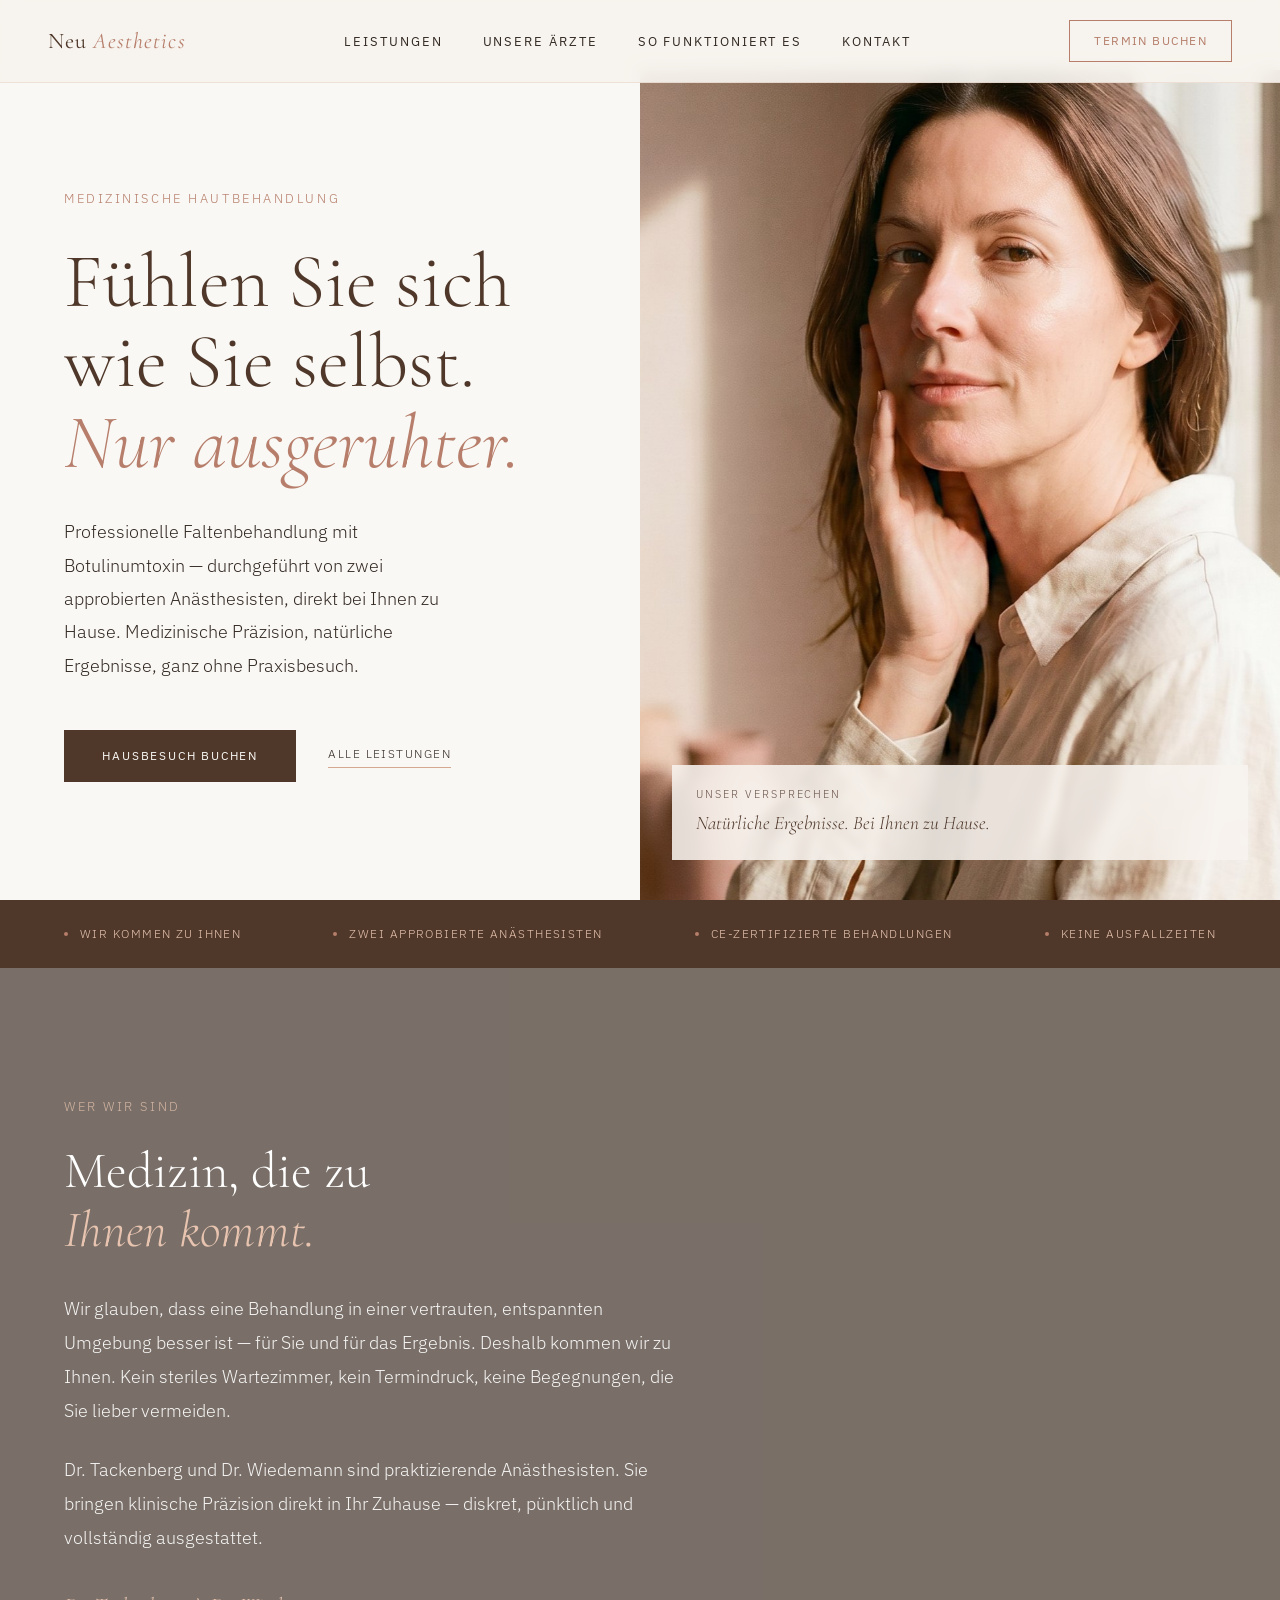
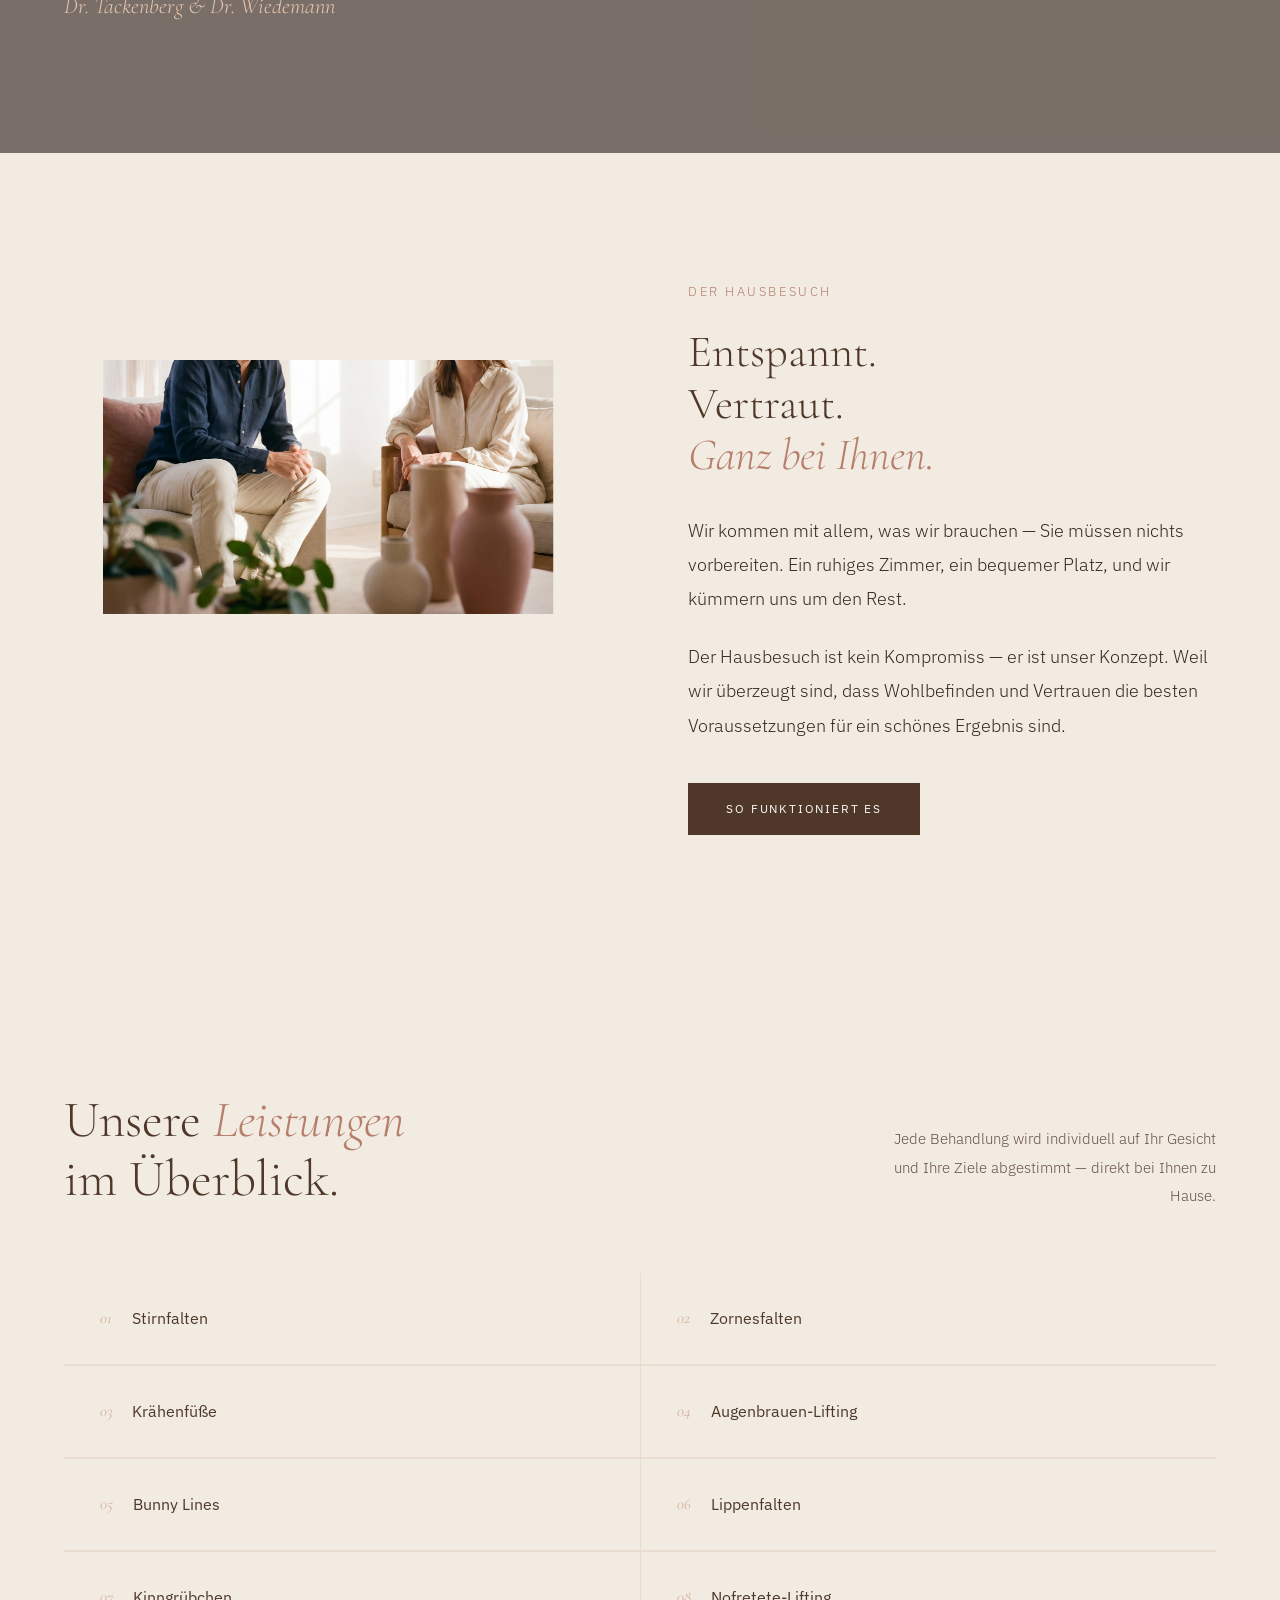
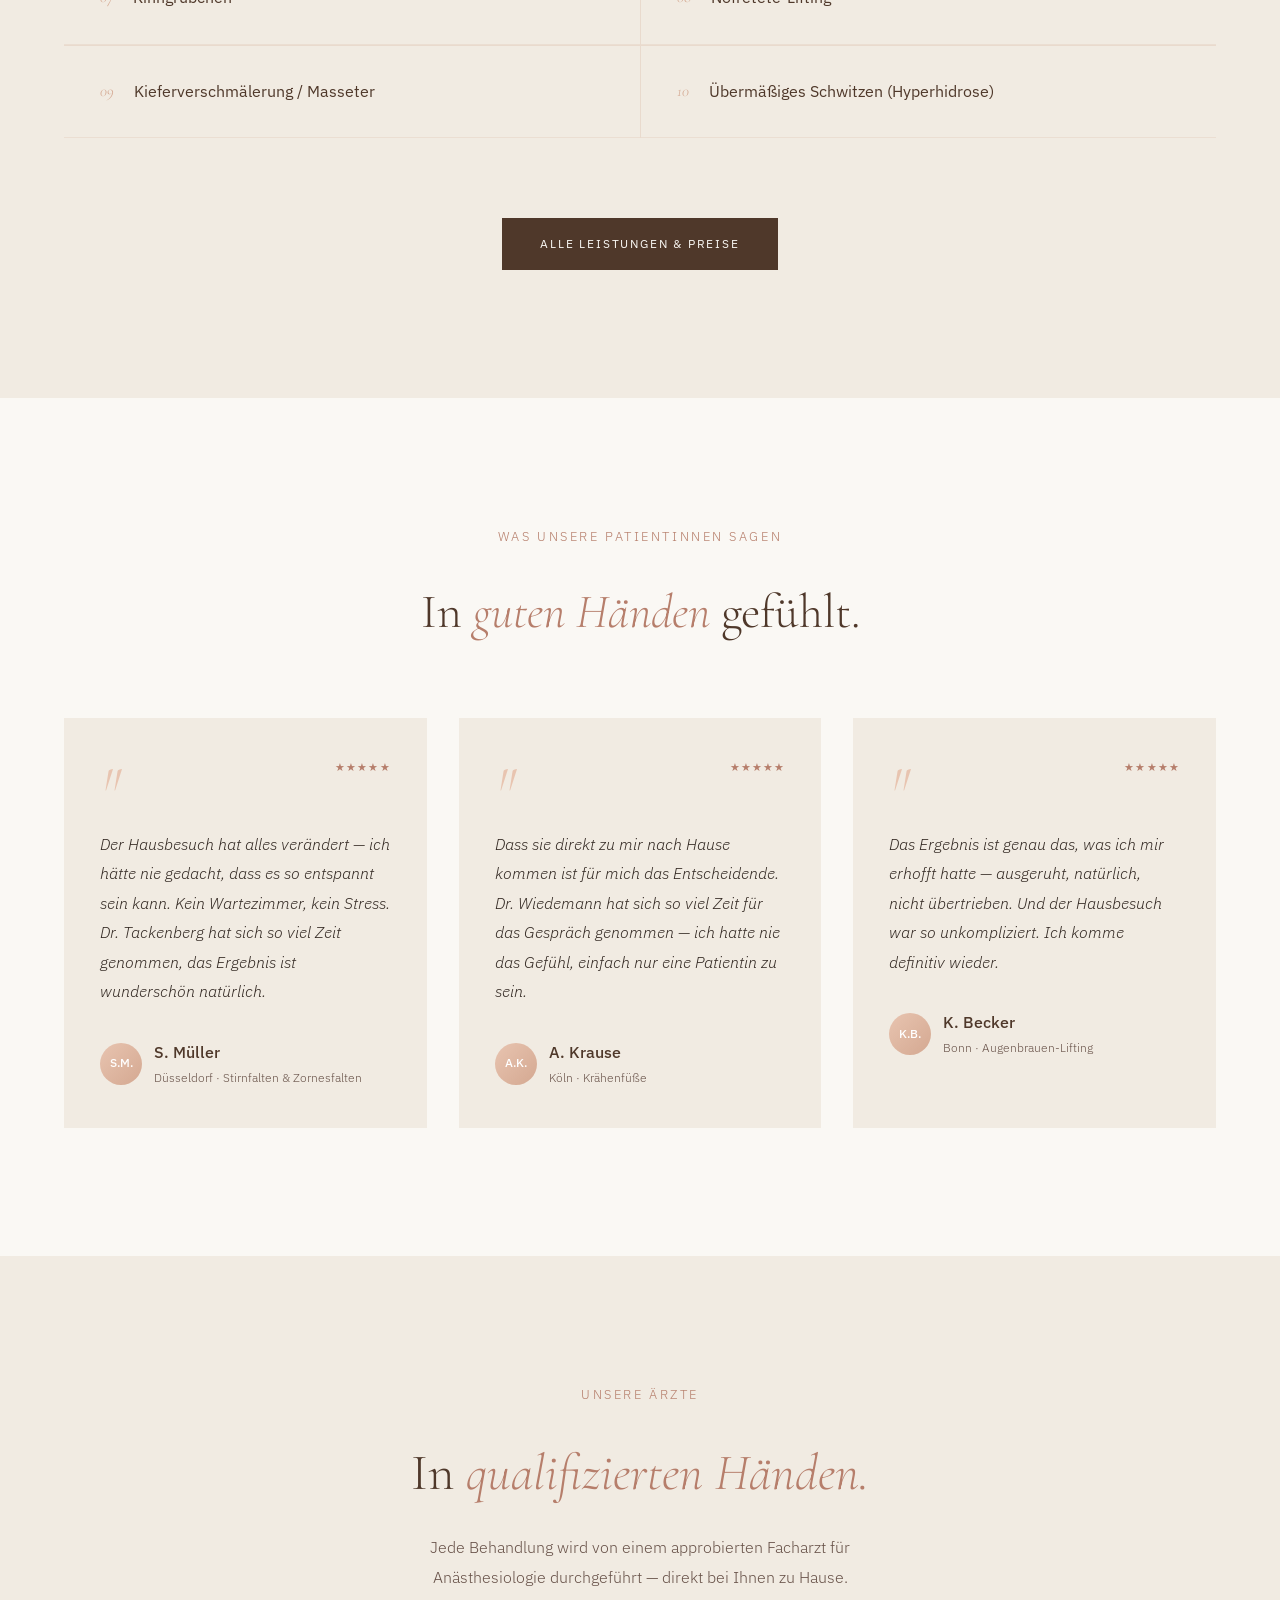
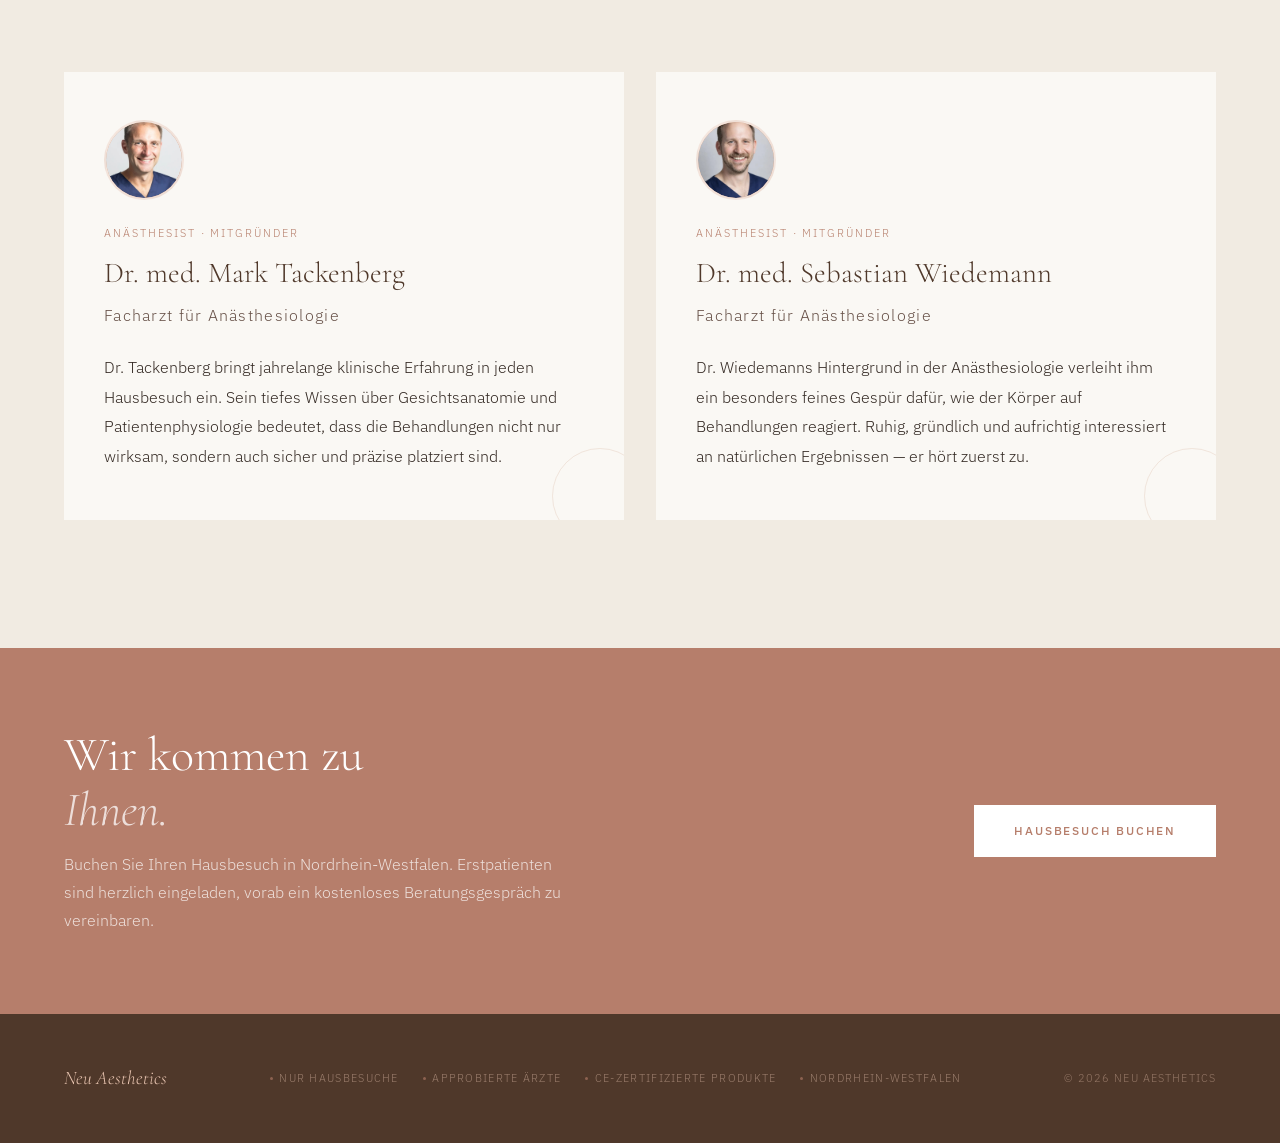
<file: index.html>
<!DOCTYPE html>
<html lang="de">
<head>
<meta charset="UTF-8">
<meta name="viewport" content="width=device-width, initial-scale=1.0">
<title>Neu Aesthetics — Medizinische Ästhetik · Hausbesuche in NRW</title>
<link rel="stylesheet" href="css/style.css">
</head>
<body>

<nav>
  <a href="index.html" class="nav-logo">Neu <span>Aesthetics</span></a>
  <ul class="nav-links">
    <li><a href="leistungen.html">Leistungen</a></li>
    <li><a href="aerzte.html">Unsere Ärzte</a></li>
    <li><a href="so-funktioniert-es.html">So funktioniert es</a></li>
    <li><a href="termin.html">Kontakt</a></li>
  </ul>
  <a href="termin.html" class="nav-cta">Termin buchen</a>
  <button class="nav-hamburger" aria-label="Menü öffnen"><span></span><span></span><span></span></button>
</nav>

<section class="hero">
  <div class="hero-left">
    <p class="hero-eyebrow">Medizinische Hautbehandlung</p>
    <h1 class="hero-title">Fühlen Sie sich<br>wie Sie selbst.<br><em>Nur ausgeruhter.</em></h1>
    <p class="hero-sub">Professionelle Faltenbehandlung mit Botulinumtoxin — durchgeführt von zwei approbierten Anästhesisten, direkt bei Ihnen zu Hause. Medizinische Präzision, natürliche Ergebnisse, ganz ohne Praxisbesuch.</p>
    <div class="hero-actions">
      <a href="termin.html" class="btn-primary">Hausbesuch buchen</a>
      <a href="leistungen.html" class="btn-text">Alle Leistungen</a>
    </div>
  </div>
  <div class="hero-right">
    <div class="hero-image-wrap">
      <img src="media/images/hero-home.png" alt="Neu Aesthetics — natürliche Schönheit" data-parallax="150">
    </div>
    <div class="hero-image-overlay">
      <p class="hero-image-label">Unser Versprechen</p>
      <p class="hero-image-caption">Natürliche Ergebnisse. Bei Ihnen zu Hause.</p>
    </div>
  </div>
</section>

<div class="intro-strip">
  <div class="intro-strip-item"><span class="intro-strip-dot"></span>Wir kommen zu Ihnen</div>
  <div class="intro-strip-item"><span class="intro-strip-dot"></span>Zwei approbierte Anästhesisten</div>
  <div class="intro-strip-item"><span class="intro-strip-dot"></span>CE-zertifizierte Behandlungen</div>
  <div class="intro-strip-item"><span class="intro-strip-dot"></span>Keine Ausfallzeiten</div>
</div>

<section class="bg-image-section" style="background-image: url('media/images/home-visit.png');">
  <div style="max-width:620px;">
    <p class="section-label">Wer wir sind</p>
    <h2 class="about-title">Medizin, die zu<br><em>Ihnen kommt.</em></h2>
    <p class="about-body">Wir glauben, dass eine Behandlung in einer vertrauten, entspannten Umgebung besser ist — für Sie und für das Ergebnis. Deshalb kommen wir zu Ihnen. Kein steriles Wartezimmer, kein Termindruck, keine Begegnungen, die Sie lieber vermeiden.</p>
    <p class="about-body">Dr. Tackenberg und Dr. Wiedemann sind praktizierende Anästhesisten. Sie bringen klinische Präzision direkt in Ihr Zuhause — diskret, pünktlich und vollständig ausgestattet.</p>
    <p class="about-signature">Dr. Tackenberg &amp; Dr. Wiedemann</p>
  </div>
</section>

<section class="home-visit-section">
  <div class="split-col-2">
    <div class="parallax-wrap" style="aspect-ratio:4/3;">
      <img src="media/images/situational-home-visit.png" alt="Hausbesuch — Arzt und Patientin" data-parallax="150">
    </div>
    <div>
      <p class="section-label">Der Hausbesuch</p>
      <h2 class="about-title" style="font-size:2.8rem;">Entspannt.<br>Vertraut.<br><em>Ganz bei Ihnen.</em></h2>
      <p class="about-body">Wir kommen mit allem, was wir brauchen — Sie müssen nichts vorbereiten. Ein ruhiges Zimmer, ein bequemer Platz, und wir kümmern uns um den Rest.</p>
      <p class="about-body">Der Hausbesuch ist kein Kompromiss — er ist unser Konzept. Weil wir überzeugt sind, dass Wohlbefinden und Vertrauen die besten Voraussetzungen für ein schönes Ergebnis sind.</p>
      <a href="so-funktioniert-es.html" class="btn-primary" style="margin-top:1rem;">So funktioniert es</a>
    </div>
  </div>
</section>

<section class="services">
  <div class="services-header">
    <h2 class="services-title">Unsere <em>Leistungen</em><br>im Überblick.</h2>
    <p class="services-intro">Jede Behandlung wird individuell auf Ihr Gesicht und Ihre Ziele abgestimmt — direkt bei Ihnen zu Hause.</p>
  </div>
  <div class="services-grid">
    <a href="leistung-detail.html" class="service-item"><span class="service-num">01</span><span class="service-name">Stirnfalten</span><span class="service-arrow">→</span></a>
    <a href="leistung-detail.html" class="service-item"><span class="service-num">02</span><span class="service-name">Zornesfalten</span><span class="service-arrow">→</span></a>
    <a href="leistung-detail.html" class="service-item"><span class="service-num">03</span><span class="service-name">Krähenfüße</span><span class="service-arrow">→</span></a>
    <a href="leistung-detail.html" class="service-item"><span class="service-num">04</span><span class="service-name">Augenbrauen-Lifting</span><span class="service-arrow">→</span></a>
    <a href="leistung-detail.html" class="service-item"><span class="service-num">05</span><span class="service-name">Bunny Lines</span><span class="service-arrow">→</span></a>
    <a href="leistung-detail.html" class="service-item"><span class="service-num">06</span><span class="service-name">Lippenfalten</span><span class="service-arrow">→</span></a>
    <a href="leistung-detail.html" class="service-item"><span class="service-num">07</span><span class="service-name">Kinngrübchen</span><span class="service-arrow">→</span></a>
    <a href="leistung-detail.html" class="service-item"><span class="service-num">08</span><span class="service-name">Nofretete-Lifting</span><span class="service-arrow">→</span></a>
    <a href="leistung-detail.html" class="service-item"><span class="service-num">09</span><span class="service-name">Kieferverschmälerung / Masseter</span><span class="service-arrow">→</span></a>
    <a href="leistung-detail.html" class="service-item"><span class="service-num">10</span><span class="service-name">Übermäßiges Schwitzen (Hyperhidrose)</span><span class="service-arrow">→</span></a>
  </div>
  <div class="services-cta"><a href="leistungen.html" class="btn-primary" style="margin-top:2rem;">Alle Leistungen &amp; Preise</a></div>
</section>

<section class="testimonials">
  <div class="testimonials-header">
    <p class="section-label" style="justify-content:center">Was unsere Patientinnen sagen</p>
    <h2 class="testimonials-title">In <em>guten Händen</em> gefühlt.</h2>
  </div>
  <div class="testimonials-grid">
    <div class="testimonial-card">
      <div class="testimonial-stars">★★★★★</div>
      <div class="testimonial-quote-mark">"</div>
      <p class="testimonial-text">Der Hausbesuch hat alles verändert — ich hätte nie gedacht, dass es so entspannt sein kann. Kein Wartezimmer, kein Stress. Dr. Tackenberg hat sich so viel Zeit genommen, das Ergebnis ist wunderschön natürlich.</p>
      <div class="testimonial-author">
        <div class="testimonial-avatar">S.M.</div>
        <div>
          <div class="testimonial-name">S. Müller</div>
          <div class="testimonial-location">Düsseldorf · Stirnfalten &amp; Zornesfalten</div>
        </div>
      </div>
    </div>
    <div class="testimonial-card">
      <div class="testimonial-stars">★★★★★</div>
      <div class="testimonial-quote-mark">"</div>
      <p class="testimonial-text">Dass sie direkt zu mir nach Hause kommen ist für mich das Entscheidende. Dr. Wiedemann hat sich so viel Zeit für das Gespräch genommen — ich hatte nie das Gefühl, einfach nur eine Patientin zu sein.</p>
      <div class="testimonial-author">
        <div class="testimonial-avatar">A.K.</div>
        <div>
          <div class="testimonial-name">A. Krause</div>
          <div class="testimonial-location">Köln · Krähenfüße</div>
        </div>
      </div>
    </div>
    <div class="testimonial-card">
      <div class="testimonial-stars">★★★★★</div>
      <div class="testimonial-quote-mark">"</div>
      <p class="testimonial-text">Das Ergebnis ist genau das, was ich mir erhofft hatte — ausgeruht, natürlich, nicht übertrieben. Und der Hausbesuch war so unkompliziert. Ich komme definitiv wieder.</p>
      <div class="testimonial-author">
        <div class="testimonial-avatar">K.B.</div>
        <div>
          <div class="testimonial-name">K. Becker</div>
          <div class="testimonial-location">Bonn · Augenbrauen-Lifting</div>
        </div>
      </div>
    </div>
  </div>
</section>

<section class="doctors" style="background:var(--parchment);">
  <div class="doctors-header">
    <p class="section-label" style="justify-content:center">Unsere Ärzte</p>
    <h2 class="doctors-title">In <em>qualifizierten Händen.</em></h2>
    <p class="doctors-sub">Jede Behandlung wird von einem approbierten Facharzt für Anästhesiologie durchgeführt — direkt bei Ihnen zu Hause.</p>
  </div>
  <div class="doctors-grid">
    <div class="doctor-card">
      <div class="doctor-photo-placeholder">
        <img src="media/doctors/dr-tackenberg.png" alt="Dr. Mark Tackenberg">
      </div>
      <p class="doctor-credential">Anästhesist · Mitgründer</p>
      <h3 class="doctor-name">Dr. med. Mark Tackenberg</h3>
      <p class="doctor-title-role">Facharzt für Anästhesiologie</p>
      <p class="doctor-bio">Dr. Tackenberg bringt jahrelange klinische Erfahrung in jeden Hausbesuch ein. Sein tiefes Wissen über Gesichtsanatomie und Patientenphysiologie bedeutet, dass die Behandlungen nicht nur wirksam, sondern auch sicher und präzise platziert sind.</p>
      <div class="doctor-card-ornament"></div>
    </div>
    <div class="doctor-card">
      <div class="doctor-photo-placeholder">
        <img src="media/doctors/dr-wiedemann.png" alt="Dr. Sebastian Wiedemann">
      </div>
      <p class="doctor-credential">Anästhesist · Mitgründer</p>
      <h3 class="doctor-name">Dr. med. Sebastian Wiedemann</h3>
      <p class="doctor-title-role">Facharzt für Anästhesiologie</p>
      <p class="doctor-bio">Dr. Wiedemanns Hintergrund in der Anästhesiologie verleiht ihm ein besonders feines Gespür dafür, wie der Körper auf Behandlungen reagiert. Ruhig, gründlich und aufrichtig interessiert an natürlichen Ergebnissen — er hört zuerst zu.</p>
      <div class="doctor-card-ornament"></div>
    </div>
  </div>
</section>

<section class="booking-strip">
  <div>
    <h2 class="booking-title">Wir kommen zu<br><em>Ihnen.</em></h2>
    <p class="booking-sub">Buchen Sie Ihren Hausbesuch in Nordrhein-Westfalen. Erstpatienten sind herzlich eingeladen, vorab ein kostenloses Beratungsgespräch zu vereinbaren.</p>
  </div>
  <a href="termin.html" class="btn-booking">Hausbesuch buchen</a>
</section>

<footer>
  <div class="footer-logo">Neu Aesthetics</div>
  <div class="footer-trust">
    <span class="trust-badge"><span class="trust-dot"></span>Nur Hausbesuche</span>
    <span class="trust-badge"><span class="trust-dot"></span>Approbierte Ärzte</span>
    <span class="trust-badge"><span class="trust-dot"></span>CE-zertifizierte Produkte</span>
    <span class="trust-badge"><span class="trust-dot"></span>Nordrhein-Westfalen</span>
  </div>
  <div class="footer-meta">© 2026 Neu Aesthetics</div>
</footer>

<script src="js/main.js"></script>
</body>
</html>
</file>
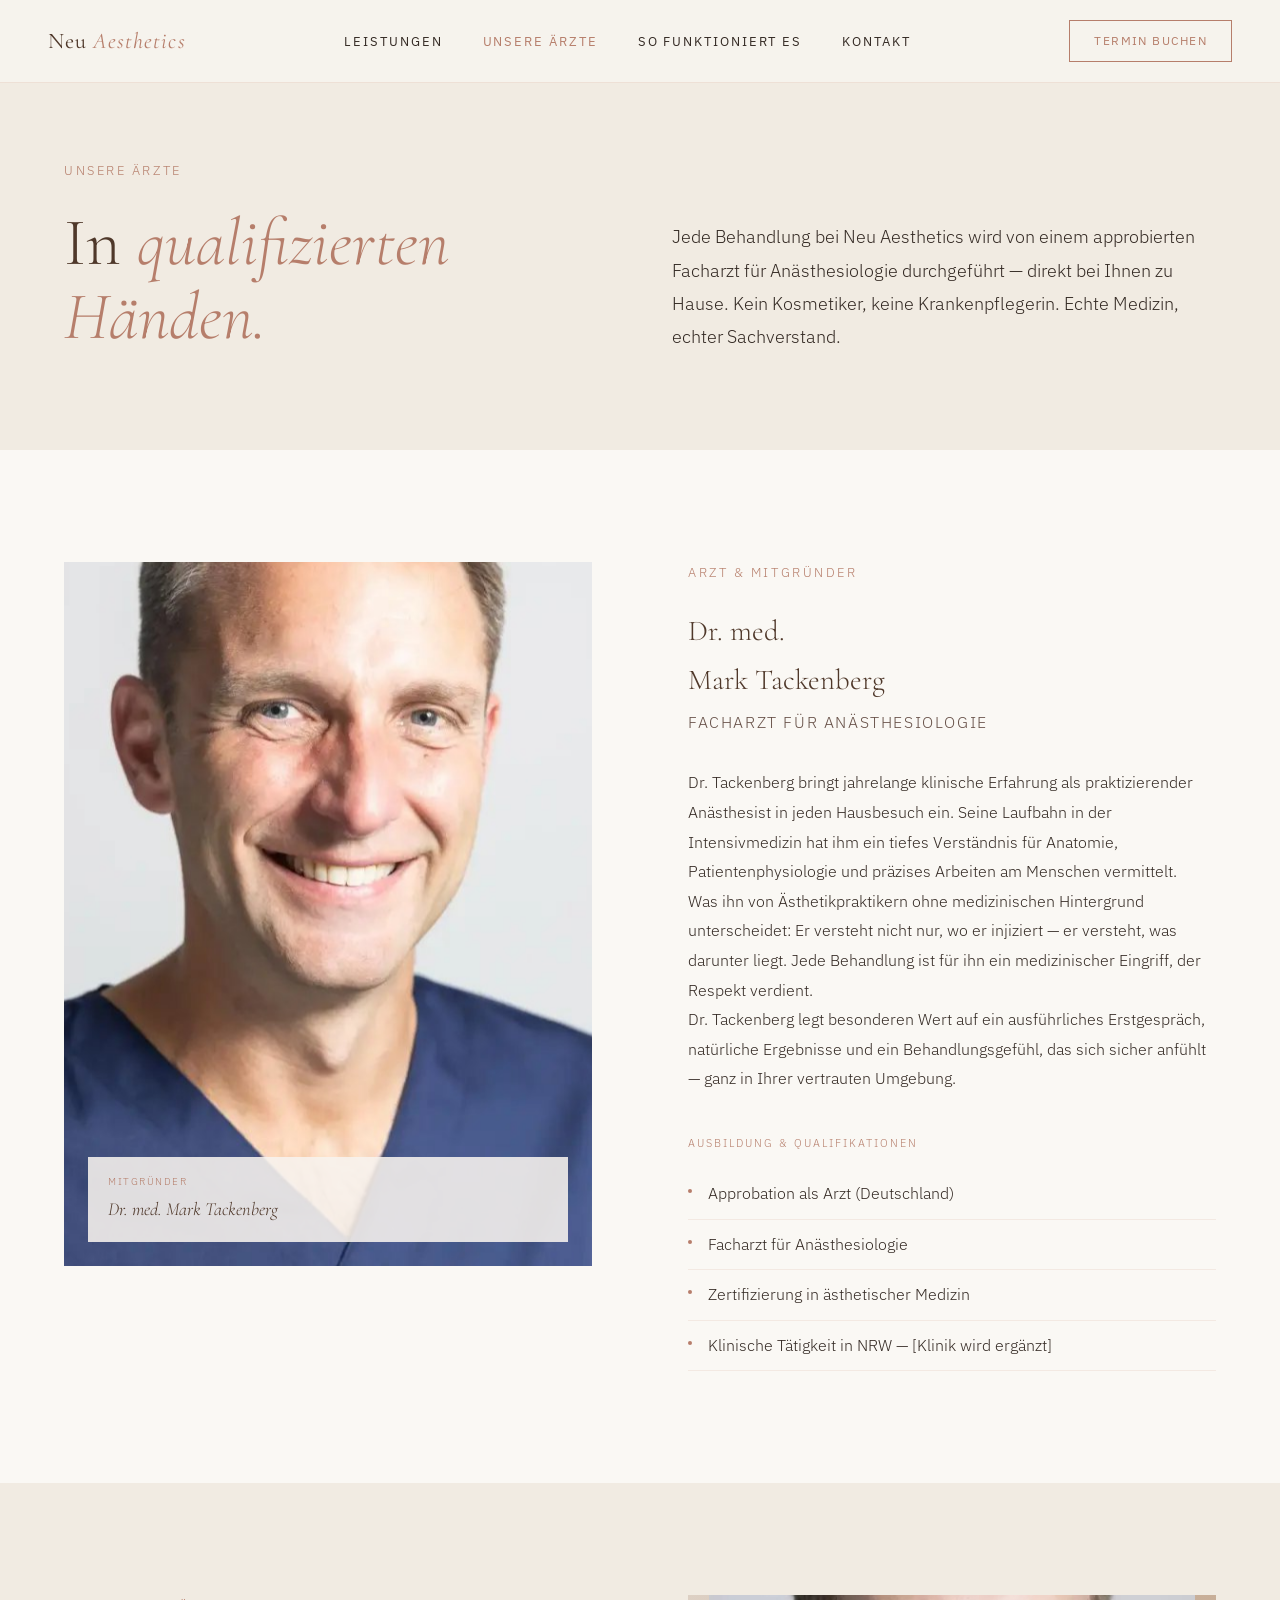
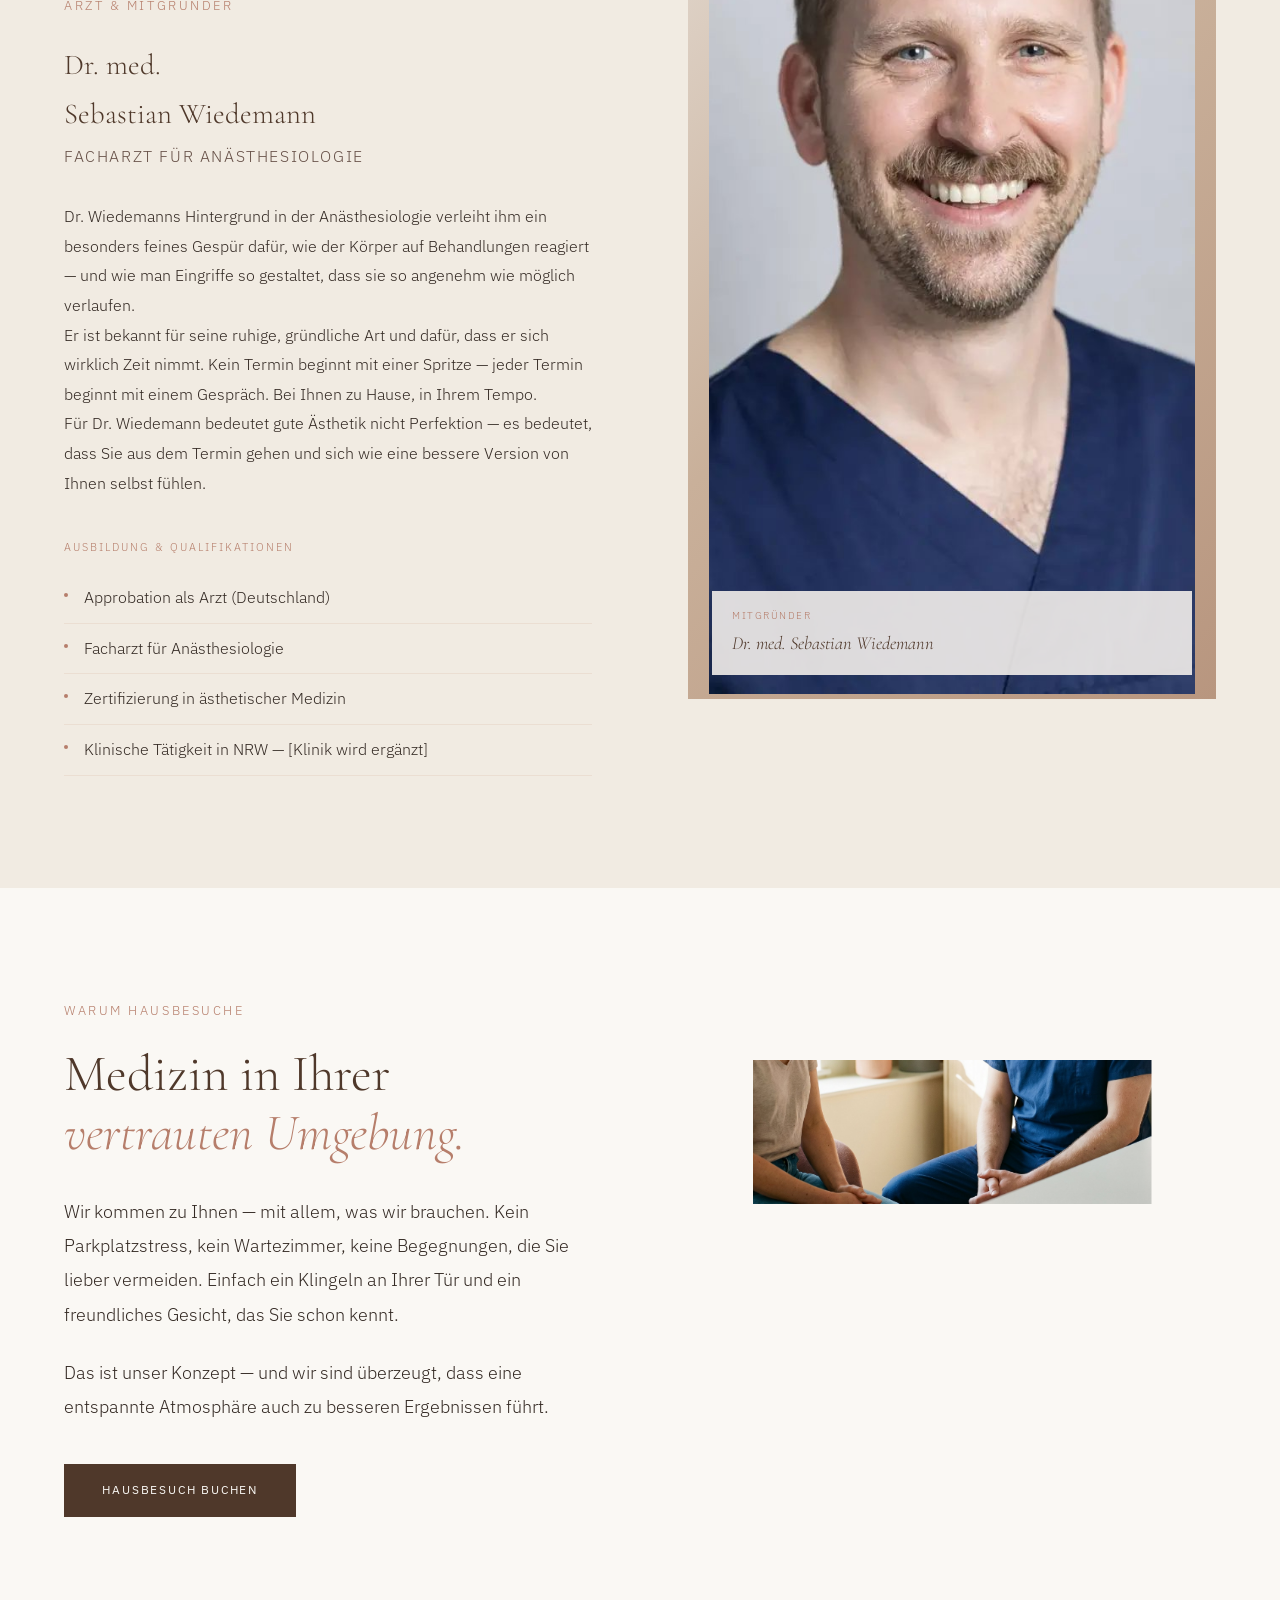
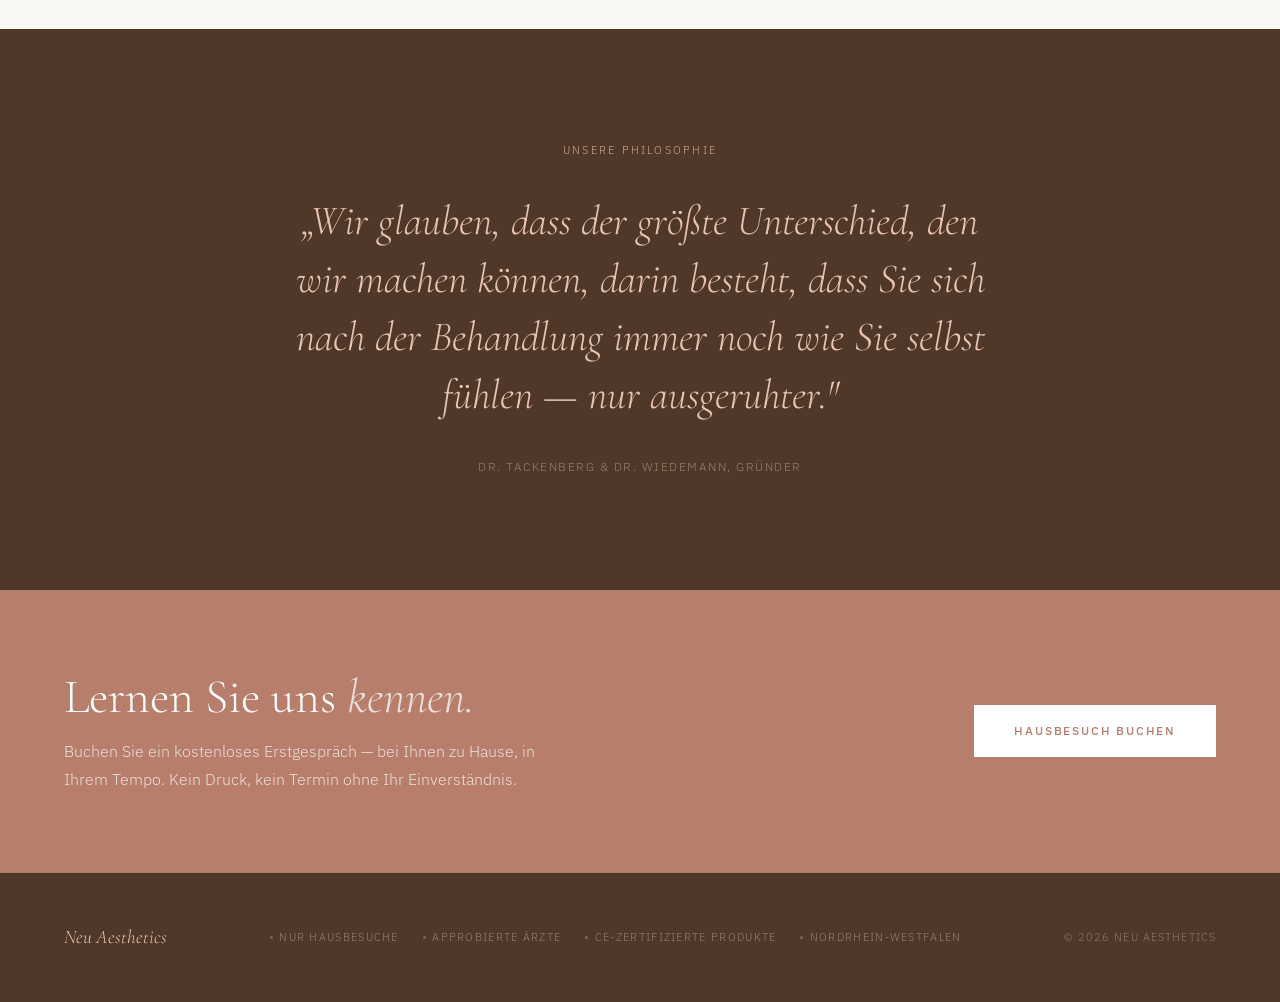
<file: aerzte.html>
<!DOCTYPE html>
<html lang="de">
<head>
<meta charset="UTF-8">
<meta name="viewport" content="width=device-width, initial-scale=1.0">
<title>Unsere Ärzte — Neu Aesthetics</title>
<link rel="stylesheet" href="css/style.css">
</head>
<body>

<nav>
  <a href="index.html" class="nav-logo">Neu <span>Aesthetics</span></a>
  <ul class="nav-links">
    <li><a href="leistungen.html">Leistungen</a></li>
    <li><a href="aerzte.html" class="active">Unsere Ärzte</a></li>
    <li><a href="so-funktioniert-es.html">So funktioniert es</a></li>
    <li><a href="termin.html">Kontakt</a></li>
  </ul>
  <a href="termin.html" class="nav-cta">Termin buchen</a>
  <button class="nav-hamburger" aria-label="Menü öffnen"><span></span><span></span><span></span></button>
</nav>

<section class="page-hero">
  <div>
    <p class="page-eyebrow">Unsere Ärzte</p>
    <h1 class="page-title">In <em>qualifizierten<br>Händen.</em></h1>
  </div>
  <p class="page-intro">Jede Behandlung bei Neu Aesthetics wird von einem approbierten Facharzt für Anästhesiologie durchgeführt — direkt bei Ihnen zu Hause. Kein Kosmetiker, keine Krankenpflegerin. Echte Medizin, echter Sachverstand.</p>
</section>

<section class="doctor-section">
  <div class="doctor-photo-box">
    <img src="media/doctors/dr-tackenberg.png" alt="Dr. Mark Tackenberg" data-parallax="150">
    <div class="doctor-photo-label">
      <div class="doctor-photo-label-sub">Mitgründer</div>
      <div class="doctor-photo-label-name">Dr. med. Mark Tackenberg</div>
    </div>
  </div>
  <div>
    <p class="section-label">Arzt &amp; Mitgründer</p>
    <h2 class="doctor-name">Dr. med.<br>Mark Tackenberg</h2>
    <p class="doctor-role">Facharzt für Anästhesiologie</p>
    <p class="doctor-bio">Dr. Tackenberg bringt jahrelange klinische Erfahrung als praktizierender Anästhesist in jeden Hausbesuch ein. Seine Laufbahn in der Intensivmedizin hat ihm ein tiefes Verständnis für Anatomie, Patientenphysiologie und präzises Arbeiten am Menschen vermittelt.</p>
    <p class="doctor-bio">Was ihn von Ästhetikpraktikern ohne medizinischen Hintergrund unterscheidet: Er versteht nicht nur, wo er injiziert — er versteht, was darunter liegt. Jede Behandlung ist für ihn ein medizinischer Eingriff, der Respekt verdient.</p>
    <p class="doctor-bio">Dr. Tackenberg legt besonderen Wert auf ein ausführliches Erstgespräch, natürliche Ergebnisse und ein Behandlungsgefühl, das sich sicher anfühlt — ganz in Ihrer vertrauten Umgebung.</p>
    <div class="doctor-quals">
      <div class="doctor-quals-title">Ausbildung &amp; Qualifikationen</div>
      <div class="qual-item"><div class="qual-dot"></div><div class="qual-text">Approbation als Arzt (Deutschland)</div></div>
      <div class="qual-item"><div class="qual-dot"></div><div class="qual-text">Facharzt für Anästhesiologie</div></div>
      <div class="qual-item"><div class="qual-dot"></div><div class="qual-text">Zertifizierung in ästhetischer Medizin</div></div>
      <div class="qual-item"><div class="qual-dot"></div><div class="qual-text">Klinische Tätigkeit in NRW — [Klinik wird ergänzt]</div></div>
    </div>
  </div>
</section>

<section class="doctor-section">
  <div class="doctor-photo-box">
    <img src="media/doctors/dr-wiedemann.png" alt="Dr. Sebastian Wiedemann" data-parallax="150">
    <div class="doctor-photo-label">
      <div class="doctor-photo-label-sub">Mitgründer</div>
      <div class="doctor-photo-label-name">Dr. med. Sebastian Wiedemann</div>
    </div>
  </div>
  <div>
    <p class="section-label">Arzt &amp; Mitgründer</p>
    <h2 class="doctor-name">Dr. med.<br>Sebastian Wiedemann</h2>
    <p class="doctor-role">Facharzt für Anästhesiologie</p>
    <p class="doctor-bio">Dr. Wiedemanns Hintergrund in der Anästhesiologie verleiht ihm ein besonders feines Gespür dafür, wie der Körper auf Behandlungen reagiert — und wie man Eingriffe so gestaltet, dass sie so angenehm wie möglich verlaufen.</p>
    <p class="doctor-bio">Er ist bekannt für seine ruhige, gründliche Art und dafür, dass er sich wirklich Zeit nimmt. Kein Termin beginnt mit einer Spritze — jeder Termin beginnt mit einem Gespräch. Bei Ihnen zu Hause, in Ihrem Tempo.</p>
    <p class="doctor-bio">Für Dr. Wiedemann bedeutet gute Ästhetik nicht Perfektion — es bedeutet, dass Sie aus dem Termin gehen und sich wie eine bessere Version von Ihnen selbst fühlen.</p>
    <div class="doctor-quals">
      <div class="doctor-quals-title">Ausbildung &amp; Qualifikationen</div>
      <div class="qual-item"><div class="qual-dot"></div><div class="qual-text">Approbation als Arzt (Deutschland)</div></div>
      <div class="qual-item"><div class="qual-dot"></div><div class="qual-text">Facharzt für Anästhesiologie</div></div>
      <div class="qual-item"><div class="qual-dot"></div><div class="qual-text">Zertifizierung in ästhetischer Medizin</div></div>
      <div class="qual-item"><div class="qual-dot"></div><div class="qual-text">Klinische Tätigkeit in NRW — [Klinik wird ergänzt]</div></div>
    </div>
  </div>
</section>

<section class="aerzte-about split-col-2">
  <div>
    <p class="section-label">Warum Hausbesuche</p>
    <h2 class="about-title">Medizin in Ihrer<br><em>vertrauten Umgebung.</em></h2>
    <p class="about-body">Wir kommen zu Ihnen — mit allem, was wir brauchen. Kein Parkplatzstress, kein Wartezimmer, keine Begegnungen, die Sie lieber vermeiden. Einfach ein Klingeln an Ihrer Tür und ein freundliches Gesicht, das Sie schon kennt.</p>
    <p class="about-body">Das ist unser Konzept — und wir sind überzeugt, dass eine entspannte Atmosphäre auch zu besseren Ergebnissen führt.</p>
    <a href="termin.html" class="btn-primary" style="margin-top:1rem;">Hausbesuch buchen</a>
  </div>
  <div class="parallax-wrap" style="aspect-ratio:4/3;">
    <img src="media/images/situational-consultation.png" alt="Beratung bei Neu Aesthetics" data-parallax="150">
  </div>
</section>

<section class="philosophy">
  <p class="philosophy-label">Unsere Philosophie</p>
  <p class="philosophy-quote">„Wir glauben, dass der größte Unterschied, den wir machen können, darin besteht, dass Sie sich nach der Behandlung immer noch wie Sie selbst fühlen — nur ausgeruhter."</p>
  <p class="philosophy-attribution">Dr. Tackenberg &amp; Dr. Wiedemann, Gründer</p>
</section>

<section class="booking-strip">
  <div>
    <h2 class="booking-title">Lernen Sie uns <em>kennen.</em></h2>
    <p class="booking-sub">Buchen Sie ein kostenloses Erstgespräch — bei Ihnen zu Hause, in Ihrem Tempo. Kein Druck, kein Termin ohne Ihr Einverständnis.</p>
  </div>
  <a href="termin.html" class="btn-booking">Hausbesuch buchen</a>
</section>

<footer>
  <div class="footer-logo">Neu Aesthetics</div>
  <div class="footer-trust">
    <span class="trust-badge"><span class="trust-dot"></span>Nur Hausbesuche</span>
    <span class="trust-badge"><span class="trust-dot"></span>Approbierte Ärzte</span>
    <span class="trust-badge"><span class="trust-dot"></span>CE-zertifizierte Produkte</span>
    <span class="trust-badge"><span class="trust-dot"></span>Nordrhein-Westfalen</span>
  </div>
  <div class="footer-meta">© 2026 Neu Aesthetics</div>
</footer>

<script src="js/main.js"></script>
</body>
</html>
</file>
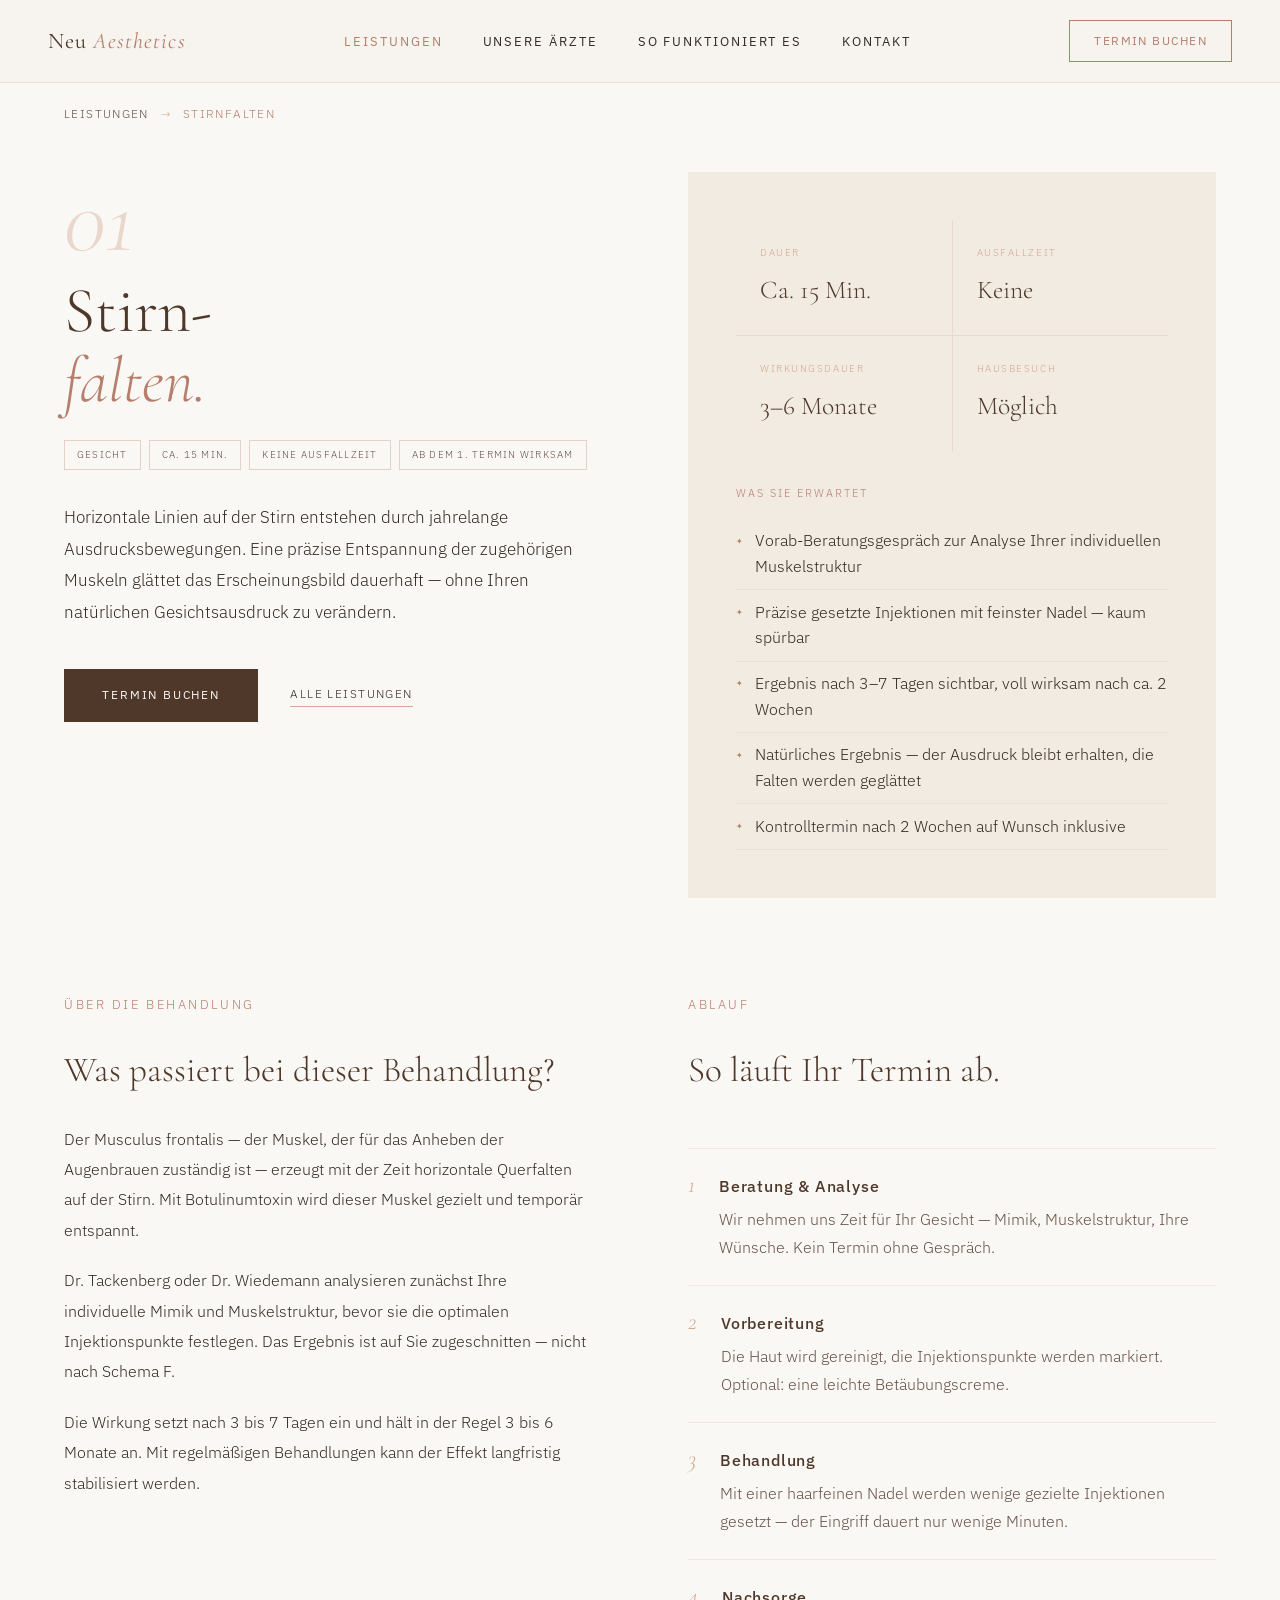
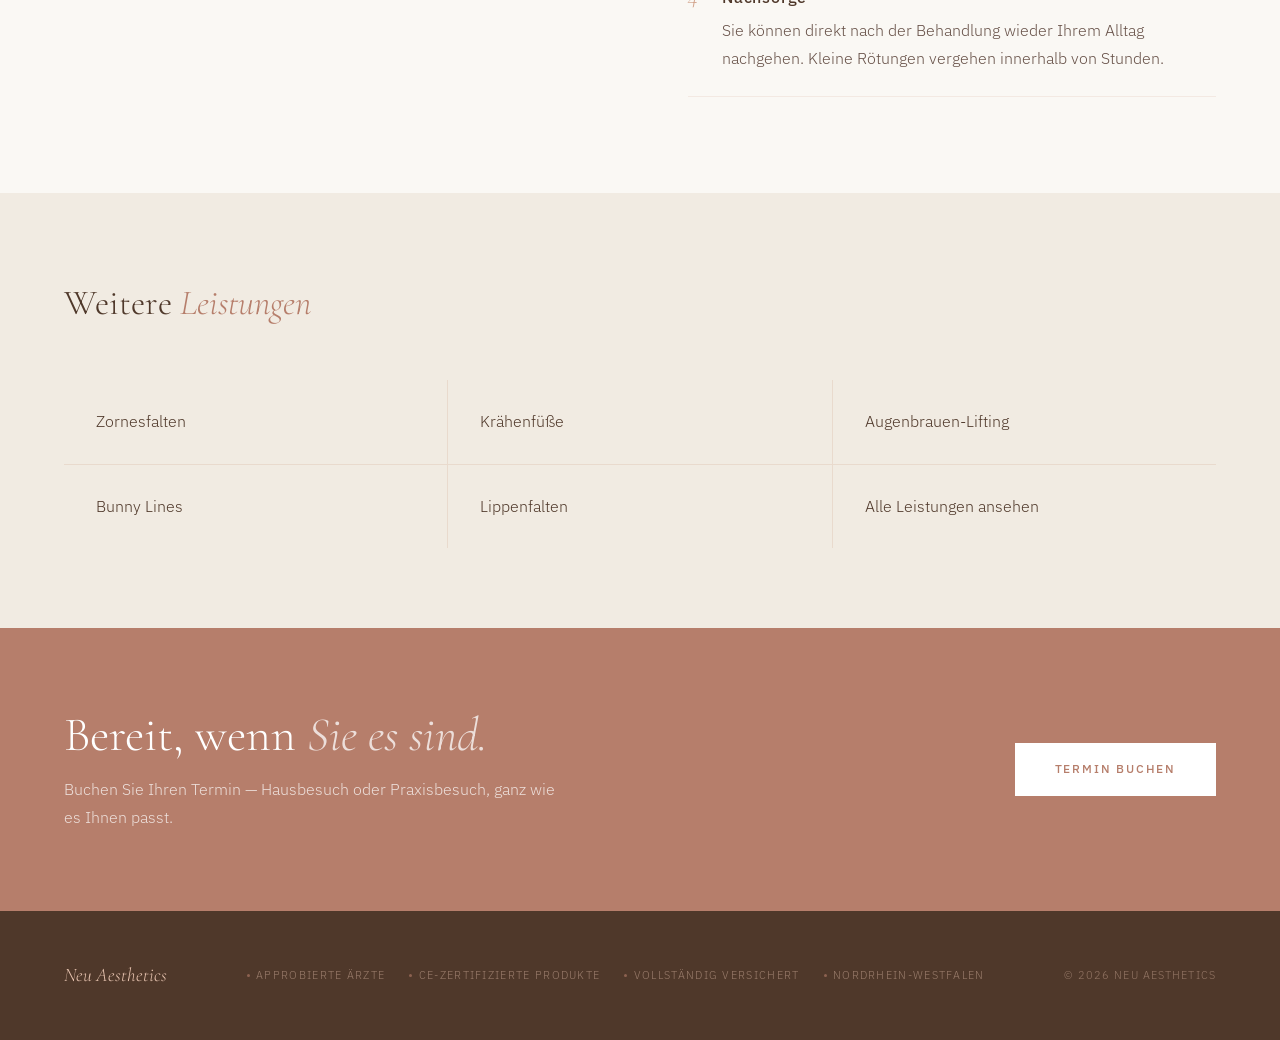
<file: leistung-detail.html>
<!DOCTYPE html>
<html lang="de">
<head>
<meta charset="UTF-8">
<meta name="viewport" content="width=device-width, initial-scale=1.0">
<title>Stirnfalten — Neu Aesthetics</title>
<link rel="stylesheet" href="css/style.css">
</head>
<body>

<nav>
  <a href="index.html" class="nav-logo">Neu <span>Aesthetics</span></a>
  <ul class="nav-links">
    <li><a href="leistungen.html" class="active">Leistungen</a></li>
    <li><a href="aerzte.html">Unsere Ärzte</a></li>
    <li><a href="so-funktioniert-es.html">So funktioniert es</a></li>
    <li><a href="termin.html">Kontakt</a></li>
  </ul>
  <a href="termin.html" class="nav-cta">Termin buchen</a>
  <button class="nav-hamburger" aria-label="Menü öffnen"><span></span><span></span><span></span></button>
</nav>

<div class="breadcrumb">
  <a href="leistungen.html">Leistungen</a>
  <span class="breadcrumb-sep">→</span>
  <span class="breadcrumb-current">Stirnfalten</span>
</div>

<section class="detail-hero">
  <div>
    <div class="detail-num">01</div>
    <h1 class="detail-title">Stirn-<br><em>falten.</em></h1>
    <div class="detail-tags">
      <span class="tag">Gesicht</span>
      <span class="tag">Ca. 15 Min.</span>
      <span class="tag">Keine Ausfallzeit</span>
      <span class="tag">Ab dem 1. Termin wirksam</span>
    </div>
    <p class="detail-lead">Horizontale Linien auf der Stirn entstehen durch jahrelange Ausdrucksbewegungen. Eine präzise Entspannung der zugehörigen Muskeln glättet das Erscheinungsbild dauerhaft — ohne Ihren natürlichen Gesichtsausdruck zu verändern.</p>
    <div class="detail-cta-group">
      <a href="termin.html" class="btn-primary">Termin buchen</a>
      <a href="leistungen.html" class="btn-text">Alle Leistungen</a>
    </div>
  </div>
  <div class="detail-right">
    <div class="detail-stat-grid">
      <div class="detail-stat"><div class="detail-stat-label">Dauer</div><div class="detail-stat-value">Ca. 15 Min.</div></div>
      <div class="detail-stat"><div class="detail-stat-label">Ausfallzeit</div><div class="detail-stat-value">Keine</div></div>
      <div class="detail-stat"><div class="detail-stat-label">Wirkungsdauer</div><div class="detail-stat-value">3–6 Monate</div></div>
      <div class="detail-stat"><div class="detail-stat-label">Hausbesuch</div><div class="detail-stat-value">Möglich</div></div>
    </div>
    <div class="detail-right-title">Was Sie erwartet</div>
    <ul class="detail-checklist">
      <li>Vorab-Beratungsgespräch zur Analyse Ihrer individuellen Muskelstruktur</li>
      <li>Präzise gesetzte Injektionen mit feinster Nadel — kaum spürbar</li>
      <li>Ergebnis nach 3–7 Tagen sichtbar, voll wirksam nach ca. 2 Wochen</li>
      <li>Natürliches Ergebnis — der Ausdruck bleibt erhalten, die Falten werden geglättet</li>
      <li>Kontrolltermin nach 2 Wochen auf Wunsch inklusive</li>
    </ul>
  </div>
</section>

<section class="detail-body">
  <div>
    <p class="section-label">Über die Behandlung</p>
    <h2 class="body-title">Was passiert bei dieser Behandlung?</h2>
    <p class="body-text">Der Musculus frontalis — der Muskel, der für das Anheben der Augenbrauen zuständig ist — erzeugt mit der Zeit horizontale Querfalten auf der Stirn. Mit Botulinumtoxin wird dieser Muskel gezielt und temporär entspannt.</p>
    <p class="body-text">Dr. Tackenberg oder Dr. Wiedemann analysieren zunächst Ihre individuelle Mimik und Muskelstruktur, bevor sie die optimalen Injektionspunkte festlegen. Das Ergebnis ist auf Sie zugeschnitten — nicht nach Schema F.</p>
    <p class="body-text">Die Wirkung setzt nach 3 bis 7 Tagen ein und hält in der Regel 3 bis 6 Monate an. Mit regelmäßigen Behandlungen kann der Effekt langfristig stabilisiert werden.</p>
  </div>
  <div>
    <p class="section-label">Ablauf</p>
    <h2 class="body-title">So läuft Ihr Termin ab.</h2>
    <div class="steps">
      <div class="step">
        <div class="step-num-sm">1</div>
        <div>
          <div class="step-title-sm">Beratung &amp; Analyse</div>
          <div class="step-desc">Wir nehmen uns Zeit für Ihr Gesicht — Mimik, Muskelstruktur, Ihre Wünsche. Kein Termin ohne Gespräch.</div>
        </div>
      </div>
      <div class="step">
        <div class="step-num-sm">2</div>
        <div>
          <div class="step-title-sm">Vorbereitung</div>
          <div class="step-desc">Die Haut wird gereinigt, die Injektionspunkte werden markiert. Optional: eine leichte Betäubungscreme.</div>
        </div>
      </div>
      <div class="step">
        <div class="step-num-sm">3</div>
        <div>
          <div class="step-title-sm">Behandlung</div>
          <div class="step-desc">Mit einer haarfeinen Nadel werden wenige gezielte Injektionen gesetzt — der Eingriff dauert nur wenige Minuten.</div>
        </div>
      </div>
      <div class="step">
        <div class="step-num-sm">4</div>
        <div>
          <div class="step-title-sm">Nachsorge</div>
          <div class="step-desc">Sie können direkt nach der Behandlung wieder Ihrem Alltag nachgehen. Kleine Rötungen vergehen innerhalb von Stunden.</div>
        </div>
      </div>
    </div>
  </div>
</section>

<section class="other-services">
  <h2 class="other-services-title">Weitere <em>Leistungen</em></h2>
  <div class="other-grid">
    <a href="leistung-detail.html" class="other-item"><span class="other-item-name">Zornesfalten</span><span class="other-item-arrow">→</span></a>
    <a href="leistung-detail.html" class="other-item"><span class="other-item-name">Krähenfüße</span><span class="other-item-arrow">→</span></a>
    <a href="leistung-detail.html" class="other-item"><span class="other-item-name">Augenbrauen-Lifting</span><span class="other-item-arrow">→</span></a>
    <a href="leistung-detail.html" class="other-item"><span class="other-item-name">Bunny Lines</span><span class="other-item-arrow">→</span></a>
    <a href="leistung-detail.html" class="other-item"><span class="other-item-name">Lippenfalten</span><span class="other-item-arrow">→</span></a>
    <a href="leistungen.html" class="other-item"><span class="other-item-name">Alle Leistungen ansehen</span><span class="other-item-arrow">→</span></a>
  </div>
</section>

<section class="booking-strip">
  <div>
    <h2 class="booking-title">Bereit, wenn <em>Sie es sind.</em></h2>
    <p class="booking-sub">Buchen Sie Ihren Termin — Hausbesuch oder Praxisbesuch, ganz wie es Ihnen passt.</p>
  </div>
  <a href="termin.html" class="btn-booking">Termin buchen</a>
</section>

<footer>
  <div class="footer-logo">Neu Aesthetics</div>
  <div class="footer-trust">
    <span class="trust-badge"><span class="trust-dot"></span>Approbierte Ärzte</span>
    <span class="trust-badge"><span class="trust-dot"></span>CE-zertifizierte Produkte</span>
    <span class="trust-badge"><span class="trust-dot"></span>Vollständig versichert</span>
    <span class="trust-badge"><span class="trust-dot"></span>Nordrhein-Westfalen</span>
  </div>
  <div class="footer-meta">© 2026 Neu Aesthetics</div>
</footer>

<script src="js/main.js"></script>
</body>
</html>
</file>
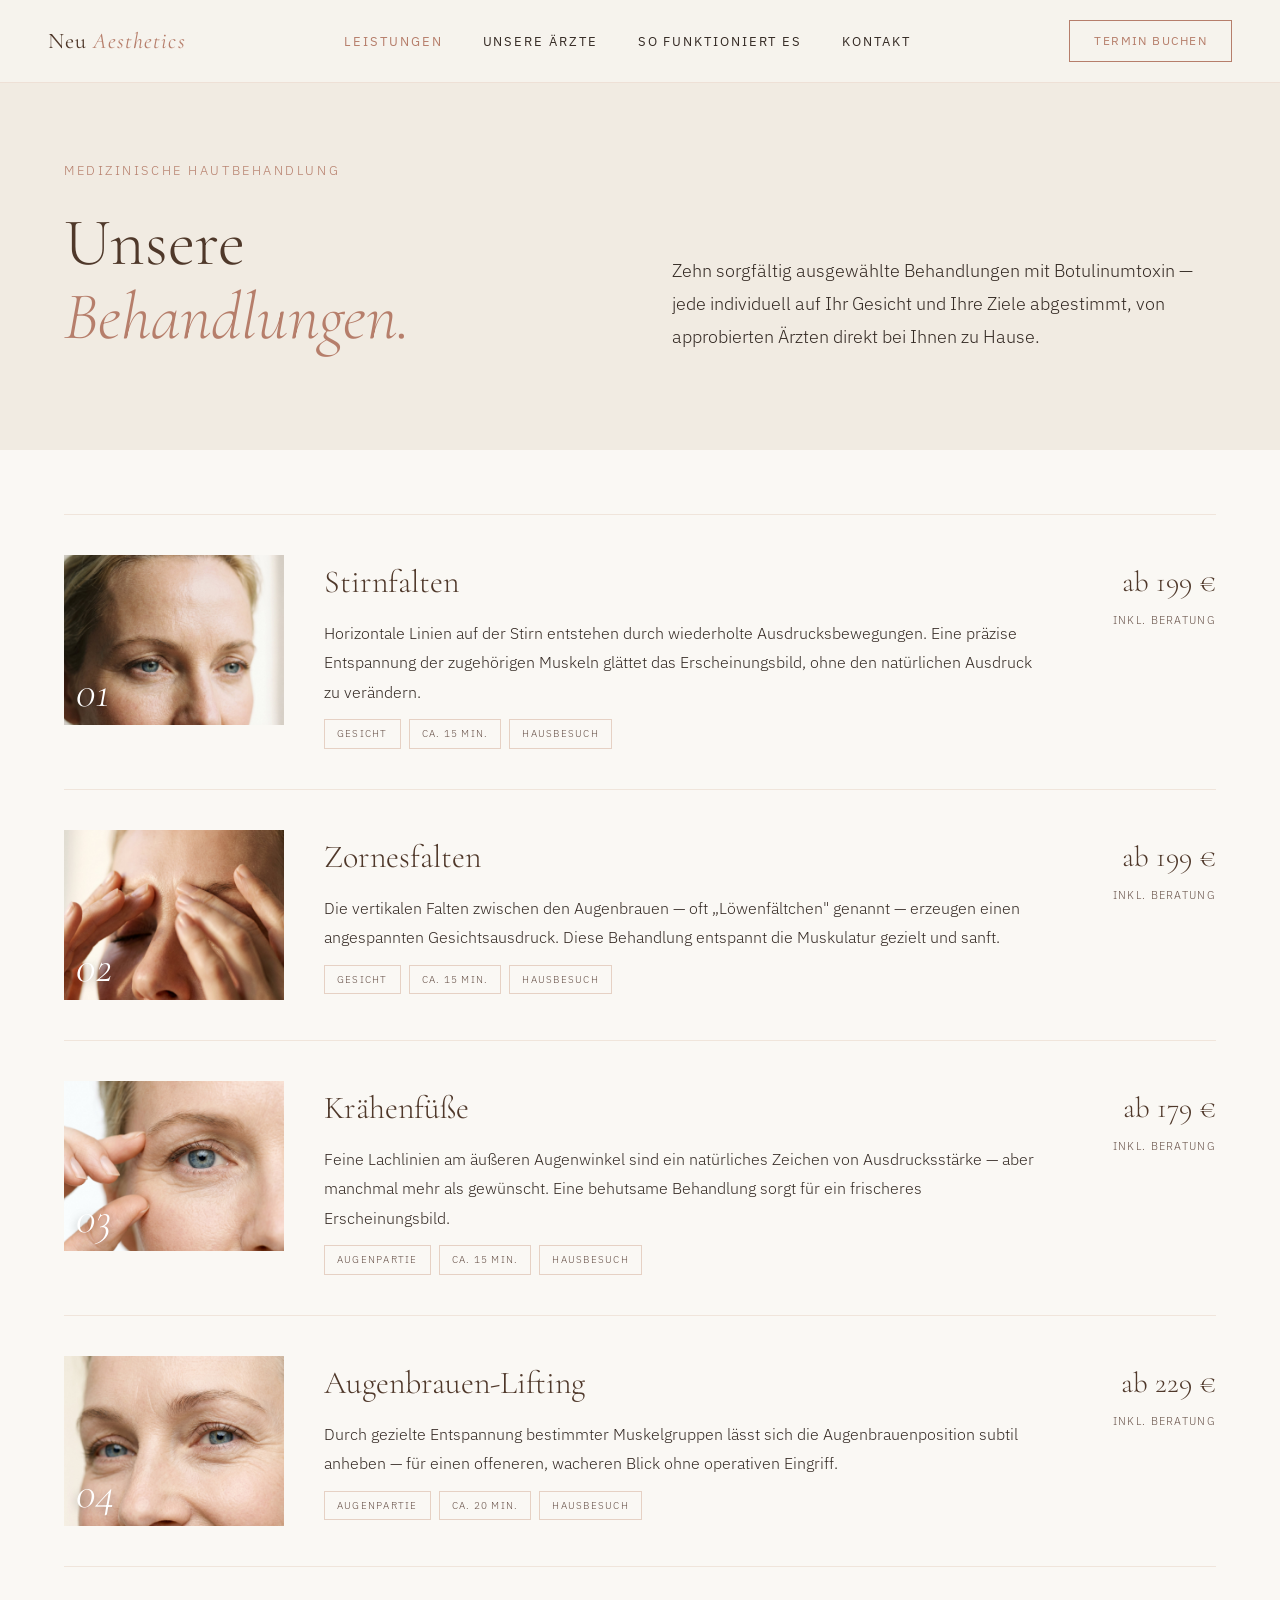
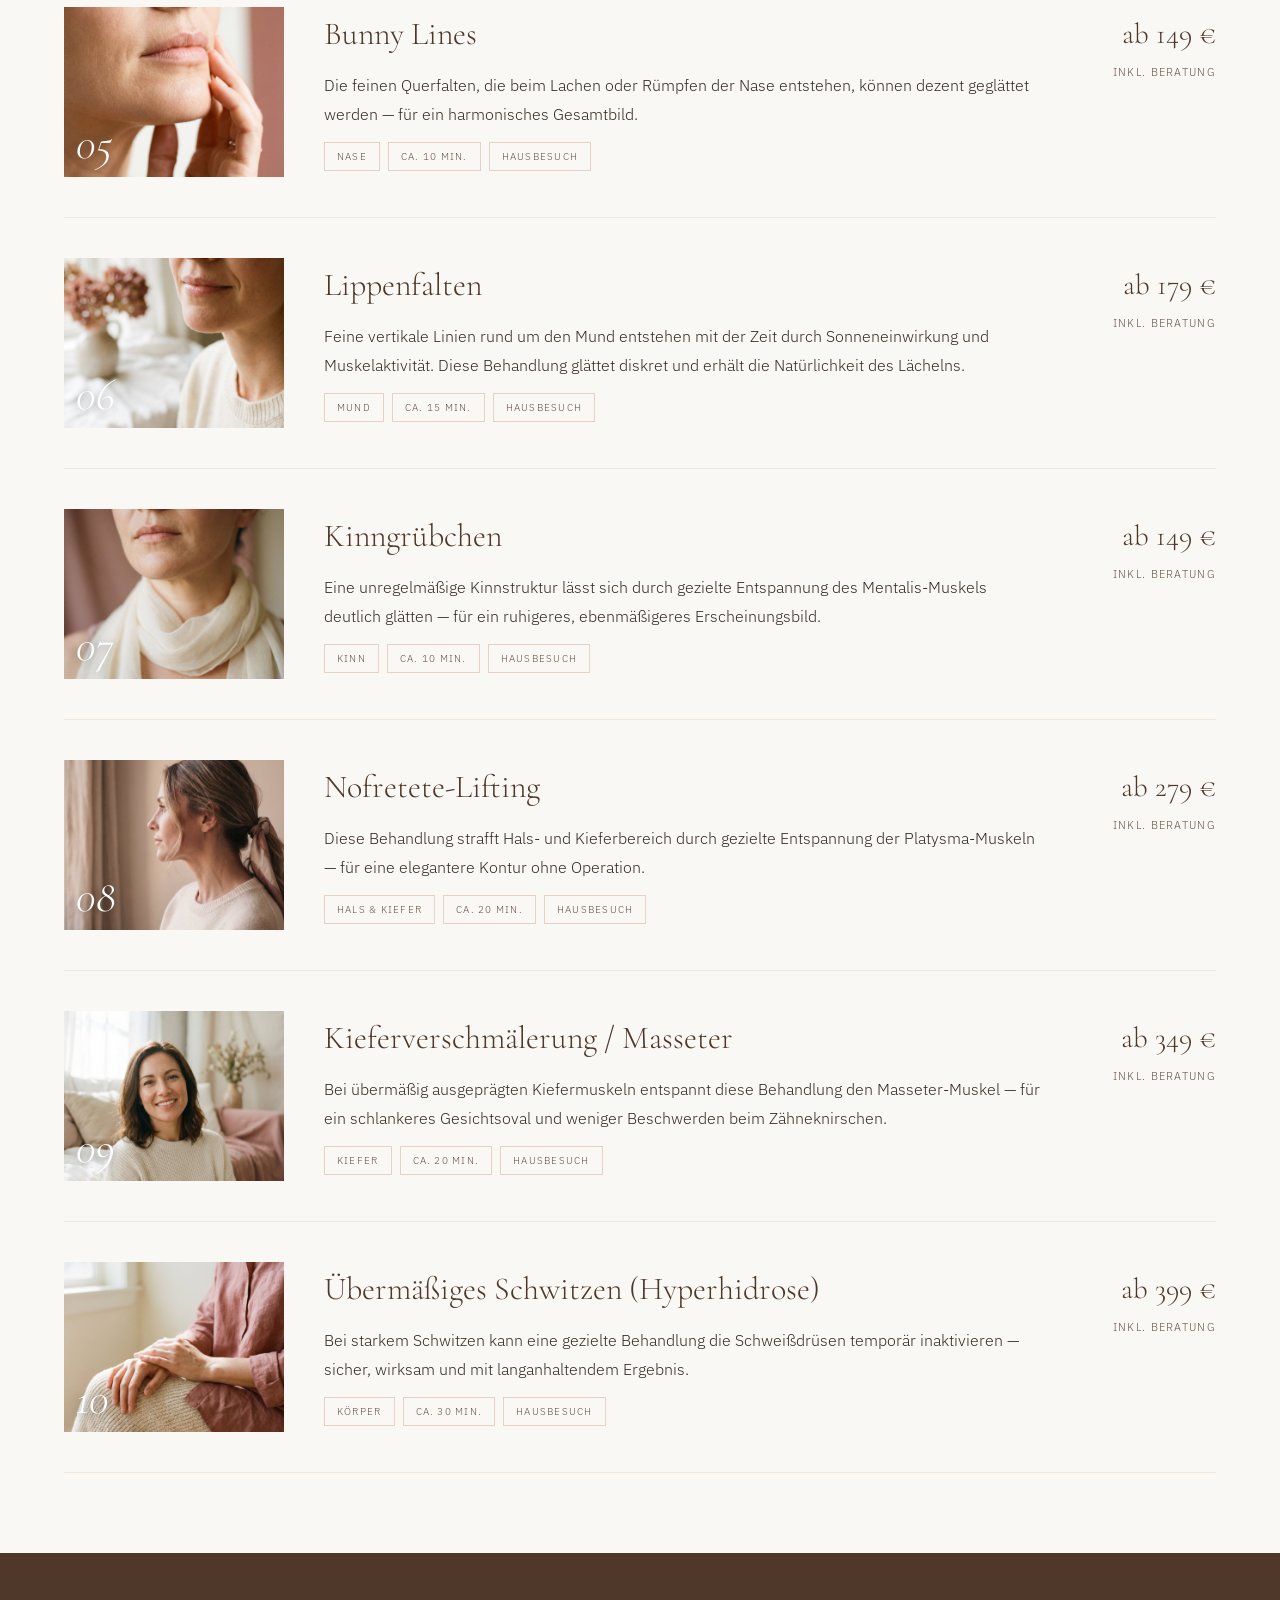
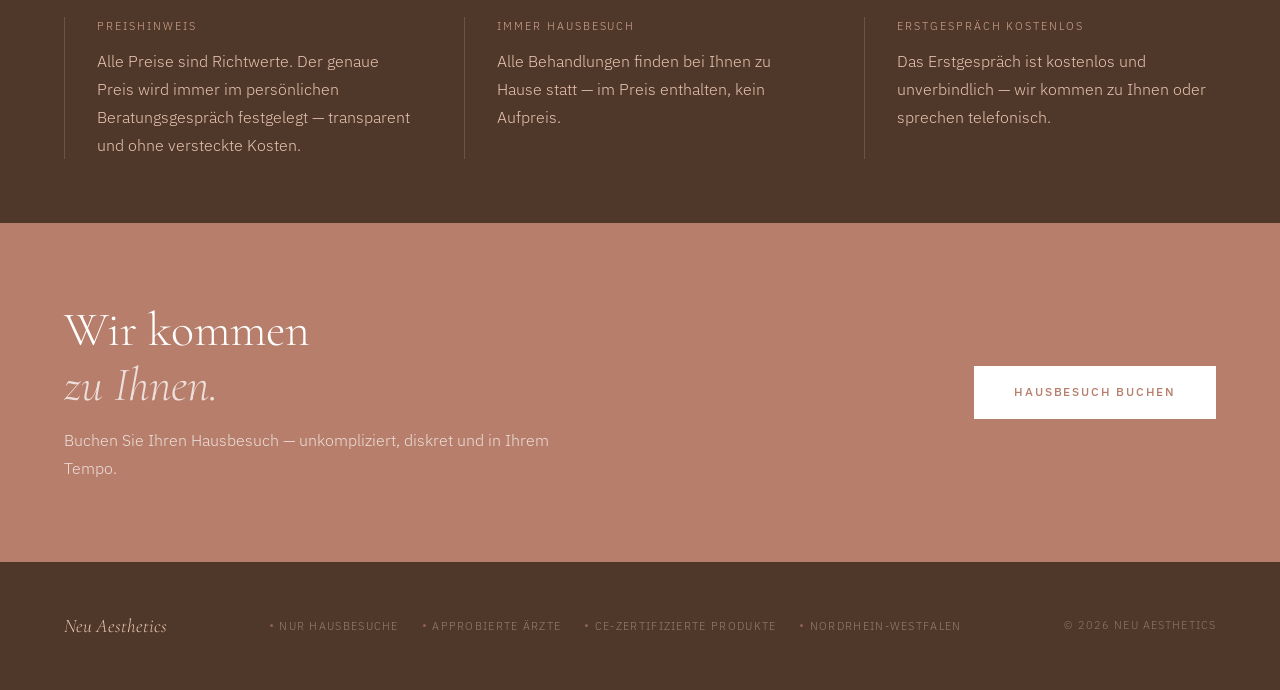
<file: leistungen.html>
<!DOCTYPE html>
<html lang="de">
<head>
<meta charset="UTF-8">
<meta name="viewport" content="width=device-width, initial-scale=1.0">
<title>Leistungen & Preise — Neu Aesthetics</title>
<link rel="stylesheet" href="css/style.css">
<style>
.services-list-v2 { padding: 4rem 4rem 5rem; }
.service-card-v2 {
  display: grid;
  grid-template-columns: 220px 1fr auto;
  align-items: start;
  gap: 2.5rem;
  padding: 2.5rem 0;
  border-bottom: 0.5px solid rgba(201,150,122,0.2);
  text-decoration: none;
  transition: background 0.2s;
}
.service-card-v2:first-child { border-top: 0.5px solid rgba(201,150,122,0.2); }
.service-card-v2:hover { background: var(--parchment); padding-left: 1rem; padding-right: 1rem; margin-left: -1rem; margin-right: -1rem; }
.svc-thumb {
  position: relative;
  overflow: hidden;
  height: 170px;
  flex-shrink: 0;
}
.svc-thumb img {
  width: 100%;
  height: 100%;
  object-fit: cover;
  transition: transform 0.4s ease;
}
.service-card-v2:hover .svc-thumb img { transform: scale(1.04); }
.svc-thumb-num {
  position: absolute;
  bottom: 0.6rem;
  left: 0.75rem;
  font-family: 'Cormorant Garamond', serif;
  font-size: 2.8rem;
  font-weight: 300;
  font-style: italic;
  color: white;
  line-height: 1;
  text-shadow: 0 2px 10px rgba(0,0,0,0.4);
}
.svc-name {
  font-family: 'Cormorant Garamond', serif;
  font-size: 2rem;
  font-weight: 300;
  color: var(--brown-dark);
  margin-bottom: 0.6rem;
}
.svc-desc {
  font-size: 1rem;
  color: var(--text-mid);
  line-height: 1.85;
  margin-bottom: 0.75rem;
}
.svc-tags { display: flex; gap: 0.5rem; flex-wrap: wrap; }
.svc-price {
  font-family: 'Cormorant Garamond', serif;
  font-size: 1.8rem;
  font-weight: 300;
  color: var(--brown-dark);
  white-space: nowrap;
  text-align: right;
  padding-top: 0.2rem;
}
.svc-price-label {
  font-size: 0.68rem;
  letter-spacing: 0.12em;
  text-transform: uppercase;
  color: var(--text-light);
  text-align: right;
  margin-top: 0.25rem;
}
.svc-cta {
  font-size: 0.72rem;
  letter-spacing: 0.12em;
  text-transform: uppercase;
  color: var(--rose);
  text-align: right;
  margin-top: 0.5rem;
  display: block;
  opacity: 0;
  transition: opacity 0.2s;
}
.service-card-v2:hover .svc-cta { opacity: 1; }
@media (max-width: 768px) {
  .service-card-v2 {
    display: flex;
    flex-direction: column;
    gap: 1rem;
    padding: 2rem 0;
    border-top: none;
    border-bottom: 0.5px solid rgba(201,150,122,0.25);
  }
  .service-card-v2:first-child { border-top: 0.5px solid rgba(201,150,122,0.25); padding-top: 40px !important; }
  .service-card-v2:hover {
    background: var(--cream);
    margin-left: -1.25rem;
    margin-right: -1.25rem;
    padding-left: 1.25rem;
    padding-right: 1.25rem;
  }
  .svc-thumb { width: 100%; height: 160px; }
  .svc-price { text-align: left; }
  .svc-price-label { text-align: left; }
  .svc-cta { text-align: left; opacity: 1; }
}
</style>
</head>
<body>

<nav>
  <a href="index.html" class="nav-logo">Neu <span>Aesthetics</span></a>
  <ul class="nav-links">
    <li><a href="leistungen.html" class="active">Leistungen</a></li>
    <li><a href="aerzte.html">Unsere Ärzte</a></li>
    <li><a href="so-funktioniert-es.html">So funktioniert es</a></li>
    <li><a href="termin.html">Kontakt</a></li>
  </ul>
  <a href="termin.html" class="nav-cta">Termin buchen</a>
  <button class="nav-hamburger" aria-label="Menü öffnen"><span></span><span></span><span></span></button>
</nav>

<section class="page-hero">
  <div>
    <p class="page-eyebrow">Medizinische Hautbehandlung</p>
    <h1 class="page-title">Unsere<br><em>Behandlungen.</em></h1>
  </div>
  <p class="page-intro">Zehn sorgfältig ausgewählte Behandlungen mit Botulinumtoxin — jede individuell auf Ihr Gesicht und Ihre Ziele abgestimmt, von approbierten Ärzten direkt bei Ihnen zu Hause.</p>
</section>

<section class="services-list-v2">

  <a href="leistung-detail.html" class="service-card-v2">
    <div class="svc-thumb"><img src="media/treatments/treatment-stirnfalten.png" alt="Stirnfalten"><div class="svc-thumb-num">01</div></div>
    <div>
      <div class="svc-name">Stirnfalten</div>
      <div class="svc-desc">Horizontale Linien auf der Stirn entstehen durch wiederholte Ausdrucksbewegungen. Eine präzise Entspannung der zugehörigen Muskeln glättet das Erscheinungsbild, ohne den natürlichen Ausdruck zu verändern.</div>
      <div class="svc-tags"><span class="tag">Gesicht</span><span class="tag">Ca. 15 Min.</span><span class="tag">Hausbesuch</span></div>
    </div>
    <div><div class="svc-price">ab 199 €</div><div class="svc-price-label">inkl. Beratung</div><div class="svc-cta">Mehr erfahren →</div></div>
  </a>

  <a href="leistung-detail.html" class="service-card-v2">
    <div class="svc-thumb"><img src="media/treatments/treatment-zornesfalten.png" alt="Zornesfalten"><div class="svc-thumb-num">02</div></div>
    <div>
      <div class="svc-name">Zornesfalten</div>
      <div class="svc-desc">Die vertikalen Falten zwischen den Augenbrauen — oft „Löwenfältchen" genannt — erzeugen einen angespannten Gesichtsausdruck. Diese Behandlung entspannt die Muskulatur gezielt und sanft.</div>
      <div class="svc-tags"><span class="tag">Gesicht</span><span class="tag">Ca. 15 Min.</span><span class="tag">Hausbesuch</span></div>
    </div>
    <div><div class="svc-price">ab 199 €</div><div class="svc-price-label">inkl. Beratung</div><div class="svc-cta">Mehr erfahren →</div></div>
  </a>

  <a href="leistung-detail.html" class="service-card-v2">
    <div class="svc-thumb"><img src="media/treatments/treatment-kraehenfuesse.png" alt="Krähenfüße"><div class="svc-thumb-num">03</div></div>
    <div>
      <div class="svc-name">Krähenfüße</div>
      <div class="svc-desc">Feine Lachlinien am äußeren Augenwinkel sind ein natürliches Zeichen von Ausdrucksstärke — aber manchmal mehr als gewünscht. Eine behutsame Behandlung sorgt für ein frischeres Erscheinungsbild.</div>
      <div class="svc-tags"><span class="tag">Augenpartie</span><span class="tag">Ca. 15 Min.</span><span class="tag">Hausbesuch</span></div>
    </div>
    <div><div class="svc-price">ab 179 €</div><div class="svc-price-label">inkl. Beratung</div><div class="svc-cta">Mehr erfahren →</div></div>
  </a>

  <a href="leistung-detail.html" class="service-card-v2">
    <div class="svc-thumb"><img src="media/treatments/treatment-brauenlift.png" alt="Augenbrauen-Lifting"><div class="svc-thumb-num">04</div></div>
    <div>
      <div class="svc-name">Augenbrauen-Lifting</div>
      <div class="svc-desc">Durch gezielte Entspannung bestimmter Muskelgruppen lässt sich die Augenbrauenposition subtil anheben — für einen offeneren, wacheren Blick ohne operativen Eingriff.</div>
      <div class="svc-tags"><span class="tag">Augenpartie</span><span class="tag">Ca. 20 Min.</span><span class="tag">Hausbesuch</span></div>
    </div>
    <div><div class="svc-price">ab 229 €</div><div class="svc-price-label">inkl. Beratung</div><div class="svc-cta">Mehr erfahren →</div></div>
  </a>

  <a href="leistung-detail.html" class="service-card-v2">
    <div class="svc-thumb"><img src="media/treatments/treatment-bunnylines.png" alt="Bunny Lines"><div class="svc-thumb-num">05</div></div>
    <div>
      <div class="svc-name">Bunny Lines</div>
      <div class="svc-desc">Die feinen Querfalten, die beim Lachen oder Rümpfen der Nase entstehen, können dezent geglättet werden — für ein harmonisches Gesamtbild.</div>
      <div class="svc-tags"><span class="tag">Nase</span><span class="tag">Ca. 10 Min.</span><span class="tag">Hausbesuch</span></div>
    </div>
    <div><div class="svc-price">ab 149 €</div><div class="svc-price-label">inkl. Beratung</div><div class="svc-cta">Mehr erfahren →</div></div>
  </a>

  <a href="leistung-detail.html" class="service-card-v2">
    <div class="svc-thumb"><img src="media/treatments/treatment-lippenfalten.png" alt="Lippenfalten"><div class="svc-thumb-num">06</div></div>
    <div>
      <div class="svc-name">Lippenfalten</div>
      <div class="svc-desc">Feine vertikale Linien rund um den Mund entstehen mit der Zeit durch Sonneneinwirkung und Muskelaktivität. Diese Behandlung glättet diskret und erhält die Natürlichkeit des Lächelns.</div>
      <div class="svc-tags"><span class="tag">Mund</span><span class="tag">Ca. 15 Min.</span><span class="tag">Hausbesuch</span></div>
    </div>
    <div><div class="svc-price">ab 179 €</div><div class="svc-price-label">inkl. Beratung</div><div class="svc-cta">Mehr erfahren →</div></div>
  </a>

  <a href="leistung-detail.html" class="service-card-v2">
    <div class="svc-thumb"><img src="media/treatments/treatment-kinngrubchen.png" alt="Kinngrübchen"><div class="svc-thumb-num">07</div></div>
    <div>
      <div class="svc-name">Kinngrübchen</div>
      <div class="svc-desc">Eine unregelmäßige Kinnstruktur lässt sich durch gezielte Entspannung des Mentalis-Muskels deutlich glätten — für ein ruhigeres, ebenmäßigeres Erscheinungsbild.</div>
      <div class="svc-tags"><span class="tag">Kinn</span><span class="tag">Ca. 10 Min.</span><span class="tag">Hausbesuch</span></div>
    </div>
    <div><div class="svc-price">ab 149 €</div><div class="svc-price-label">inkl. Beratung</div><div class="svc-cta">Mehr erfahren →</div></div>
  </a>

  <a href="leistung-detail.html" class="service-card-v2">
    <div class="svc-thumb"><img src="media/treatments/treatment-nofretete.png" alt="Nofretete-Lifting"><div class="svc-thumb-num">08</div></div>
    <div>
      <div class="svc-name">Nofretete-Lifting</div>
      <div class="svc-desc">Diese Behandlung strafft Hals- und Kieferbereich durch gezielte Entspannung der Platysma-Muskeln — für eine elegantere Kontur ohne Operation.</div>
      <div class="svc-tags"><span class="tag">Hals &amp; Kiefer</span><span class="tag">Ca. 20 Min.</span><span class="tag">Hausbesuch</span></div>
    </div>
    <div><div class="svc-price">ab 279 €</div><div class="svc-price-label">inkl. Beratung</div><div class="svc-cta">Mehr erfahren →</div></div>
  </a>

  <a href="leistung-detail.html" class="service-card-v2">
    <div class="svc-thumb"><img src="media/treatments/treatment-masseter.png" alt="Masseter"><div class="svc-thumb-num">09</div></div>
    <div>
      <div class="svc-name">Kieferverschmälerung / Masseter</div>
      <div class="svc-desc">Bei übermäßig ausgeprägten Kiefermuskeln entspannt diese Behandlung den Masseter-Muskel — für ein schlankeres Gesichtsoval und weniger Beschwerden beim Zähneknirschen.</div>
      <div class="svc-tags"><span class="tag">Kiefer</span><span class="tag">Ca. 20 Min.</span><span class="tag">Hausbesuch</span></div>
    </div>
    <div><div class="svc-price">ab 349 €</div><div class="svc-price-label">inkl. Beratung</div><div class="svc-cta">Mehr erfahren →</div></div>
  </a>

  <a href="leistung-detail.html" class="service-card-v2">
    <div class="svc-thumb"><img src="media/treatments/treatment-hyperhidrose.png" alt="Hyperhidrose"><div class="svc-thumb-num">10</div></div>
    <div>
      <div class="svc-name">Übermäßiges Schwitzen (Hyperhidrose)</div>
      <div class="svc-desc">Bei starkem Schwitzen kann eine gezielte Behandlung die Schweißdrüsen temporär inaktivieren — sicher, wirksam und mit langanhaltendem Ergebnis.</div>
      <div class="svc-tags"><span class="tag">Körper</span><span class="tag">Ca. 30 Min.</span><span class="tag">Hausbesuch</span></div>
    </div>
    <div><div class="svc-price">ab 399 €</div><div class="svc-price-label">inkl. Beratung</div><div class="svc-cta">Mehr erfahren →</div></div>
  </a>

</section>

<div class="info-strip">
  <div class="info-block">
    <div class="info-block-label">Preishinweis</div>
    <div class="info-block-text">Alle Preise sind Richtwerte. Der genaue Preis wird immer im persönlichen Beratungsgespräch festgelegt — transparent und ohne versteckte Kosten.</div>
  </div>
  <div class="info-block">
    <div class="info-block-label">Immer Hausbesuch</div>
    <div class="info-block-text">Alle Behandlungen finden bei Ihnen zu Hause statt — im Preis enthalten, kein Aufpreis.</div>
  </div>
  <div class="info-block">
    <div class="info-block-label">Erstgespräch kostenlos</div>
    <div class="info-block-text">Das Erstgespräch ist kostenlos und unverbindlich — wir kommen zu Ihnen oder sprechen telefonisch.</div>
  </div>
</div>

<section class="booking-strip">
  <div>
    <h2 class="booking-title">Wir kommen<br><em>zu Ihnen.</em></h2>
    <p class="booking-sub">Buchen Sie Ihren Hausbesuch — unkompliziert, diskret und in Ihrem Tempo.</p>
  </div>
  <a href="termin.html" class="btn-booking">Hausbesuch buchen</a>
</section>

<footer>
  <div class="footer-logo">Neu Aesthetics</div>
  <div class="footer-trust">
    <span class="trust-badge"><span class="trust-dot"></span>Nur Hausbesuche</span>
    <span class="trust-badge"><span class="trust-dot"></span>Approbierte Ärzte</span>
    <span class="trust-badge"><span class="trust-dot"></span>CE-zertifizierte Produkte</span>
    <span class="trust-badge"><span class="trust-dot"></span>Nordrhein-Westfalen</span>
  </div>
  <div class="footer-meta">© 2026 Neu Aesthetics</div>
</footer>

<script src="js/main.js"></script>
</body>
</html>
</file>
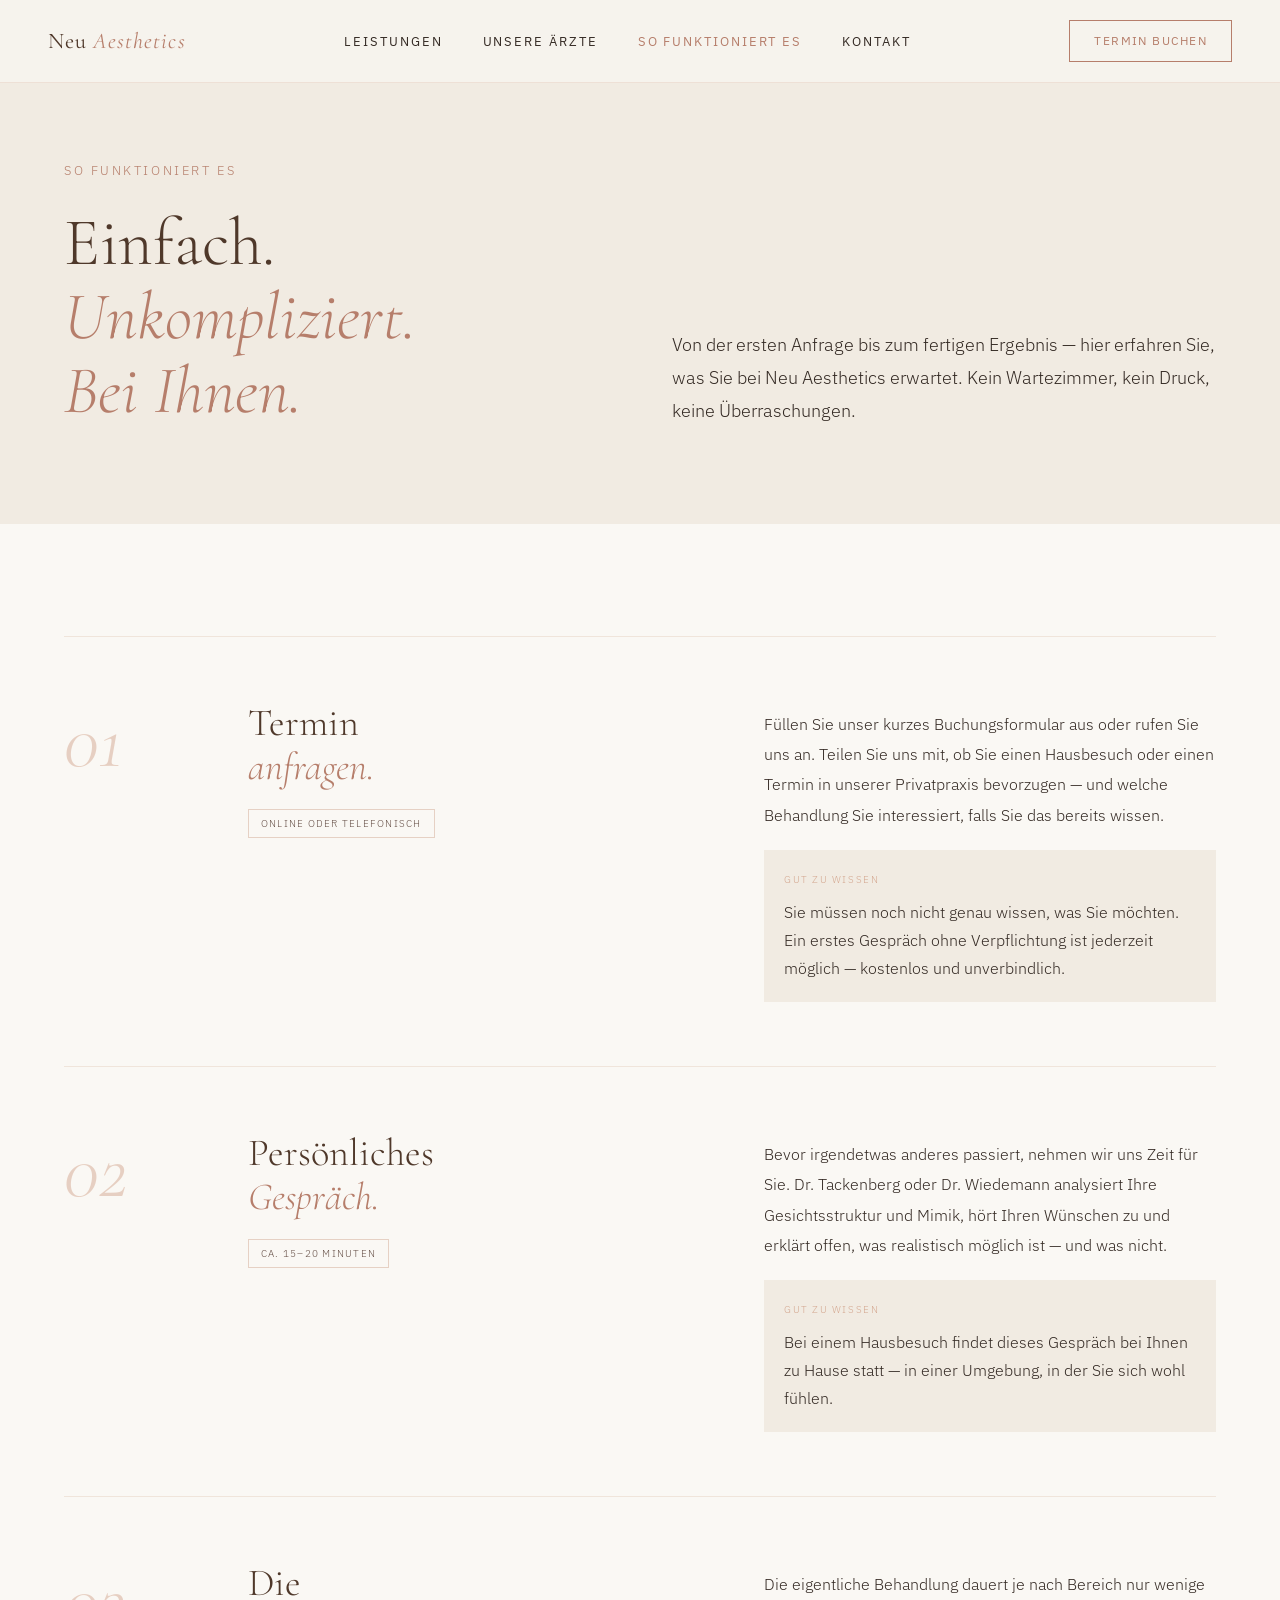
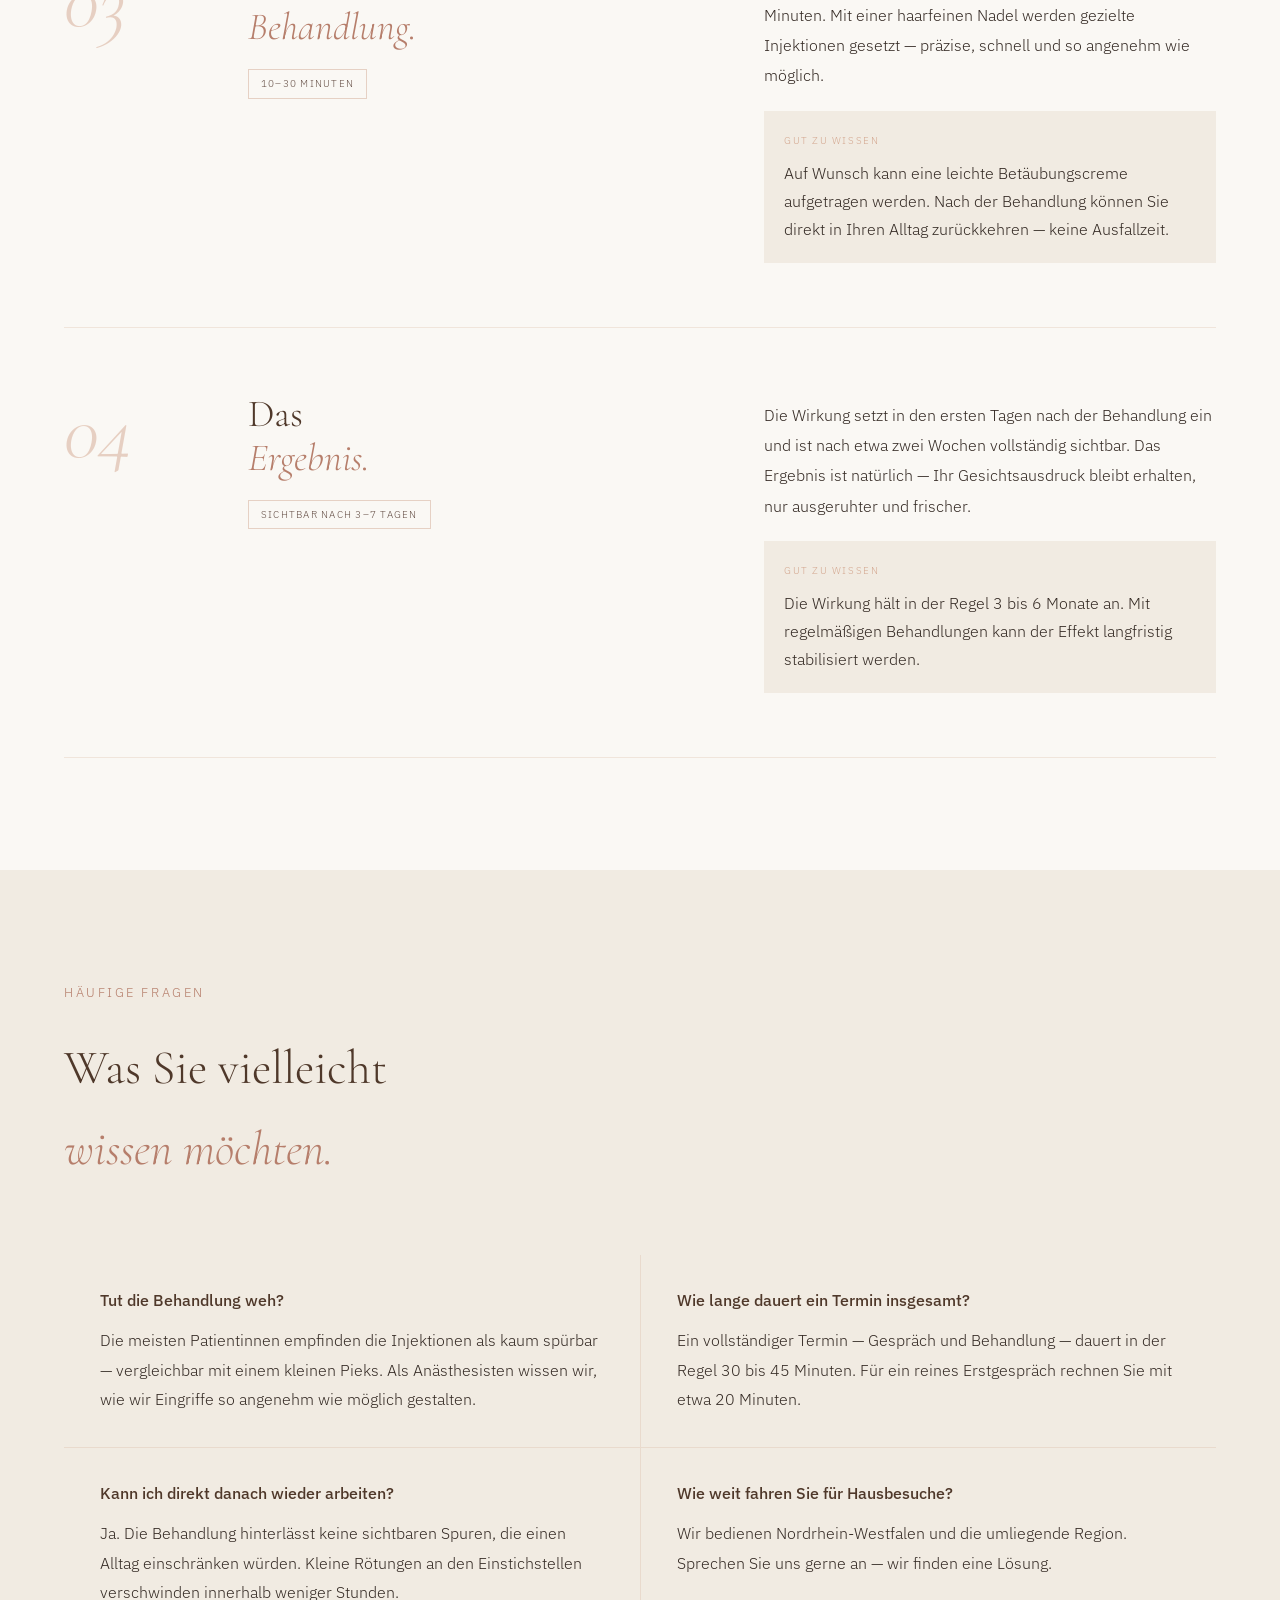
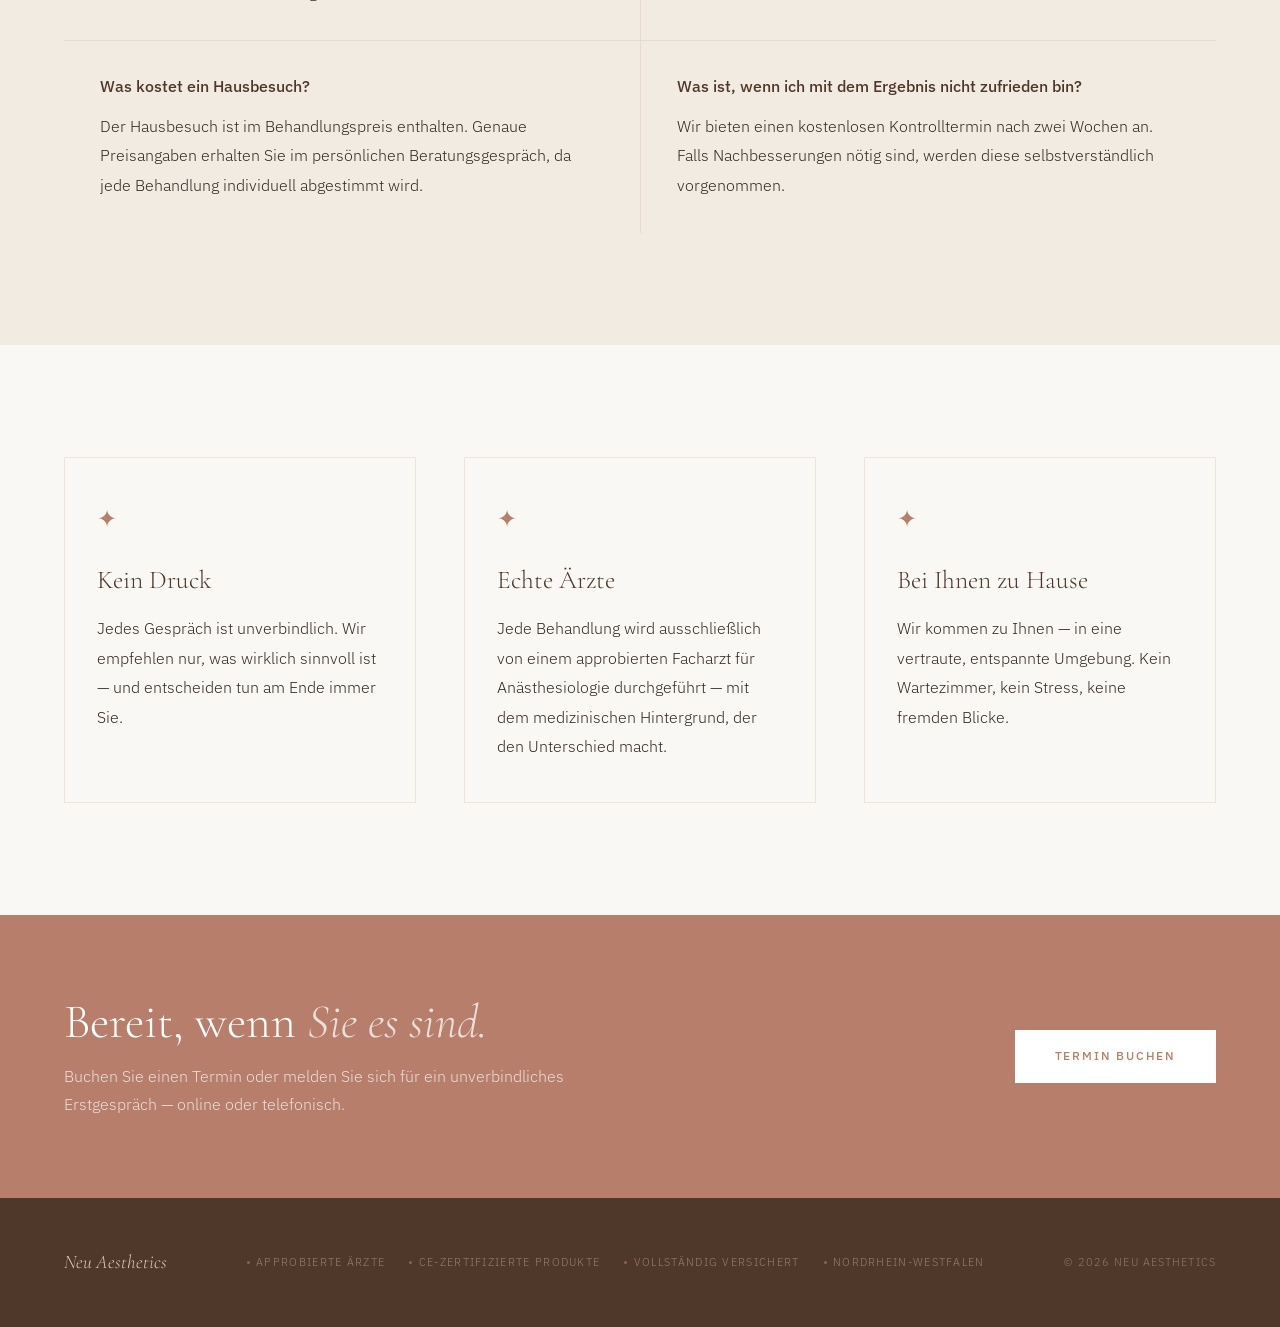
<file: so-funktioniert-es.html>
<!DOCTYPE html>
<html lang="de">
<head>
<meta charset="UTF-8">
<meta name="viewport" content="width=device-width, initial-scale=1.0">
<title>So funktioniert es — Neu Aesthetics</title>
<link rel="stylesheet" href="css/style.css">
</head>
<body>

<nav>
  <a href="index.html" class="nav-logo">Neu <span>Aesthetics</span></a>
  <ul class="nav-links">
    <li><a href="leistungen.html">Leistungen</a></li>
    <li><a href="aerzte.html">Unsere Ärzte</a></li>
    <li><a href="so-funktioniert-es.html" class="active">So funktioniert es</a></li>
    <li><a href="termin.html">Kontakt</a></li>
  </ul>
  <a href="termin.html" class="nav-cta">Termin buchen</a>
  <button class="nav-hamburger" aria-label="Menü öffnen"><span></span><span></span><span></span></button>
</nav>

<section class="page-hero">
  <div>
    <p class="page-eyebrow">So funktioniert es</p>
    <h1 class="page-title">Einfach.<br><em>Unkompliziert.<br>Bei Ihnen.</em></h1>
  </div>
  <p class="page-intro">Von der ersten Anfrage bis zum fertigen Ergebnis — hier erfahren Sie, was Sie bei Neu Aesthetics erwartet. Kein Wartezimmer, kein Druck, keine Überraschungen.</p>
</section>

<section class="steps-section">
  <div class="step-row">
    <div class="step-row-num">01</div>
    <div>
      <h2 class="step-row-title">Termin<br><em>anfragen.</em></h2>
      <span class="step-row-tag">Online oder telefonisch</span>
    </div>
    <div class="step-row-text">
      Füllen Sie unser kurzes Buchungsformular aus oder rufen Sie uns an. Teilen Sie uns mit, ob Sie einen Hausbesuch oder einen Termin in unserer Privatpraxis bevorzugen — und welche Behandlung Sie interessiert, falls Sie das bereits wissen.
      <div class="step-detail">
        <div class="step-detail-label">Gut zu wissen</div>
        <div class="step-detail-text">Sie müssen noch nicht genau wissen, was Sie möchten. Ein erstes Gespräch ohne Verpflichtung ist jederzeit möglich — kostenlos und unverbindlich.</div>
      </div>
    </div>
  </div>
  <div class="step-row">
    <div class="step-row-num">02</div>
    <div>
      <h2 class="step-row-title">Persönliches<br><em>Gespräch.</em></h2>
      <span class="step-row-tag">Ca. 15–20 Minuten</span>
    </div>
    <div class="step-row-text">
      Bevor irgendetwas anderes passiert, nehmen wir uns Zeit für Sie. Dr. Tackenberg oder Dr. Wiedemann analysiert Ihre Gesichtsstruktur und Mimik, hört Ihren Wünschen zu und erklärt offen, was realistisch möglich ist — und was nicht.
      <div class="step-detail">
        <div class="step-detail-label">Gut zu wissen</div>
        <div class="step-detail-text">Bei einem Hausbesuch findet dieses Gespräch bei Ihnen zu Hause statt — in einer Umgebung, in der Sie sich wohl fühlen.</div>
      </div>
    </div>
  </div>
  <div class="step-row">
    <div class="step-row-num">03</div>
    <div>
      <h2 class="step-row-title">Die<br><em>Behandlung.</em></h2>
      <span class="step-row-tag">10–30 Minuten</span>
    </div>
    <div class="step-row-text">
      Die eigentliche Behandlung dauert je nach Bereich nur wenige Minuten. Mit einer haarfeinen Nadel werden gezielte Injektionen gesetzt — präzise, schnell und so angenehm wie möglich.
      <div class="step-detail">
        <div class="step-detail-label">Gut zu wissen</div>
        <div class="step-detail-text">Auf Wunsch kann eine leichte Betäubungscreme aufgetragen werden. Nach der Behandlung können Sie direkt in Ihren Alltag zurückkehren — keine Ausfallzeit.</div>
      </div>
    </div>
  </div>
  <div class="step-row">
    <div class="step-row-num">04</div>
    <div>
      <h2 class="step-row-title">Das<br><em>Ergebnis.</em></h2>
      <span class="step-row-tag">Sichtbar nach 3–7 Tagen</span>
    </div>
    <div class="step-row-text">
      Die Wirkung setzt in den ersten Tagen nach der Behandlung ein und ist nach etwa zwei Wochen vollständig sichtbar. Das Ergebnis ist natürlich — Ihr Gesichtsausdruck bleibt erhalten, nur ausgeruhter und frischer.
      <div class="step-detail">
        <div class="step-detail-label">Gut zu wissen</div>
        <div class="step-detail-text">Die Wirkung hält in der Regel 3 bis 6 Monate an. Mit regelmäßigen Behandlungen kann der Effekt langfristig stabilisiert werden.</div>
      </div>
    </div>
  </div>
</section>

<section class="faq-section">
  <p class="section-label">Häufige Fragen</p>
  <h2 class="faq-title">Was Sie vielleicht<br><em>wissen möchten.</em></h2>
  <div class="faq-grid">
    <div class="faq-item">
      <div class="faq-q">Tut die Behandlung weh?</div>
      <div class="faq-a">Die meisten Patientinnen empfinden die Injektionen als kaum spürbar — vergleichbar mit einem kleinen Pieks. Als Anästhesisten wissen wir, wie wir Eingriffe so angenehm wie möglich gestalten.</div>
    </div>
    <div class="faq-item">
      <div class="faq-q">Wie lange dauert ein Termin insgesamt?</div>
      <div class="faq-a">Ein vollständiger Termin — Gespräch und Behandlung — dauert in der Regel 30 bis 45 Minuten. Für ein reines Erstgespräch rechnen Sie mit etwa 20 Minuten.</div>
    </div>
    <div class="faq-item">
      <div class="faq-q">Kann ich direkt danach wieder arbeiten?</div>
      <div class="faq-a">Ja. Die Behandlung hinterlässt keine sichtbaren Spuren, die einen Alltag einschränken würden. Kleine Rötungen an den Einstichstellen verschwinden innerhalb weniger Stunden.</div>
    </div>
    <div class="faq-item">
      <div class="faq-q">Wie weit fahren Sie für Hausbesuche?</div>
      <div class="faq-a">Wir bedienen Nordrhein-Westfalen und die umliegende Region. Sprechen Sie uns gerne an — wir finden eine Lösung.</div>
    </div>
    <div class="faq-item">
      <div class="faq-q">Was kostet ein Hausbesuch?</div>
      <div class="faq-a">Der Hausbesuch ist im Behandlungspreis enthalten. Genaue Preisangaben erhalten Sie im persönlichen Beratungsgespräch, da jede Behandlung individuell abgestimmt wird.</div>
    </div>
    <div class="faq-item">
      <div class="faq-q">Was ist, wenn ich mit dem Ergebnis nicht zufrieden bin?</div>
      <div class="faq-a">Wir bieten einen kostenlosen Kontrolltermin nach zwei Wochen an. Falls Nachbesserungen nötig sind, werden diese selbstverständlich vorgenommen.</div>
    </div>
  </div>
</section>

<section class="reassurance">
  <div class="reassurance-card">
    <div class="reassurance-icon">✦</div>
    <div class="reassurance-title">Kein Druck</div>
    <div class="reassurance-text">Jedes Gespräch ist unverbindlich. Wir empfehlen nur, was wirklich sinnvoll ist — und entscheiden tun am Ende immer Sie.</div>
  </div>
  <div class="reassurance-card">
    <div class="reassurance-icon">✦</div>
    <div class="reassurance-title">Echte Ärzte</div>
    <div class="reassurance-text">Jede Behandlung wird ausschließlich von einem approbierten Facharzt für Anästhesiologie durchgeführt — mit dem medizinischen Hintergrund, der den Unterschied macht.</div>
  </div>
  <div class="reassurance-card">
    <div class="reassurance-icon">✦</div>
    <div class="reassurance-title">Bei Ihnen zu Hause</div>
    <div class="reassurance-text">Wir kommen zu Ihnen — in eine vertraute, entspannte Umgebung. Kein Wartezimmer, kein Stress, keine fremden Blicke.</div>
  </div>
</section>

<section class="booking-strip">
  <div>
    <h2 class="booking-title">Bereit, wenn <em>Sie es sind.</em></h2>
    <p class="booking-sub">Buchen Sie einen Termin oder melden Sie sich für ein unverbindliches Erstgespräch — online oder telefonisch.</p>
  </div>
  <a href="termin.html" class="btn-booking">Termin buchen</a>
</section>

<footer>
  <div class="footer-logo">Neu Aesthetics</div>
  <div class="footer-trust">
    <span class="trust-badge"><span class="trust-dot"></span>Approbierte Ärzte</span>
    <span class="trust-badge"><span class="trust-dot"></span>CE-zertifizierte Produkte</span>
    <span class="trust-badge"><span class="trust-dot"></span>Vollständig versichert</span>
    <span class="trust-badge"><span class="trust-dot"></span>Nordrhein-Westfalen</span>
  </div>
  <div class="footer-meta">© 2026 Neu Aesthetics</div>
</footer>

<script src="js/main.js"></script>
</body>
</html>
</file>
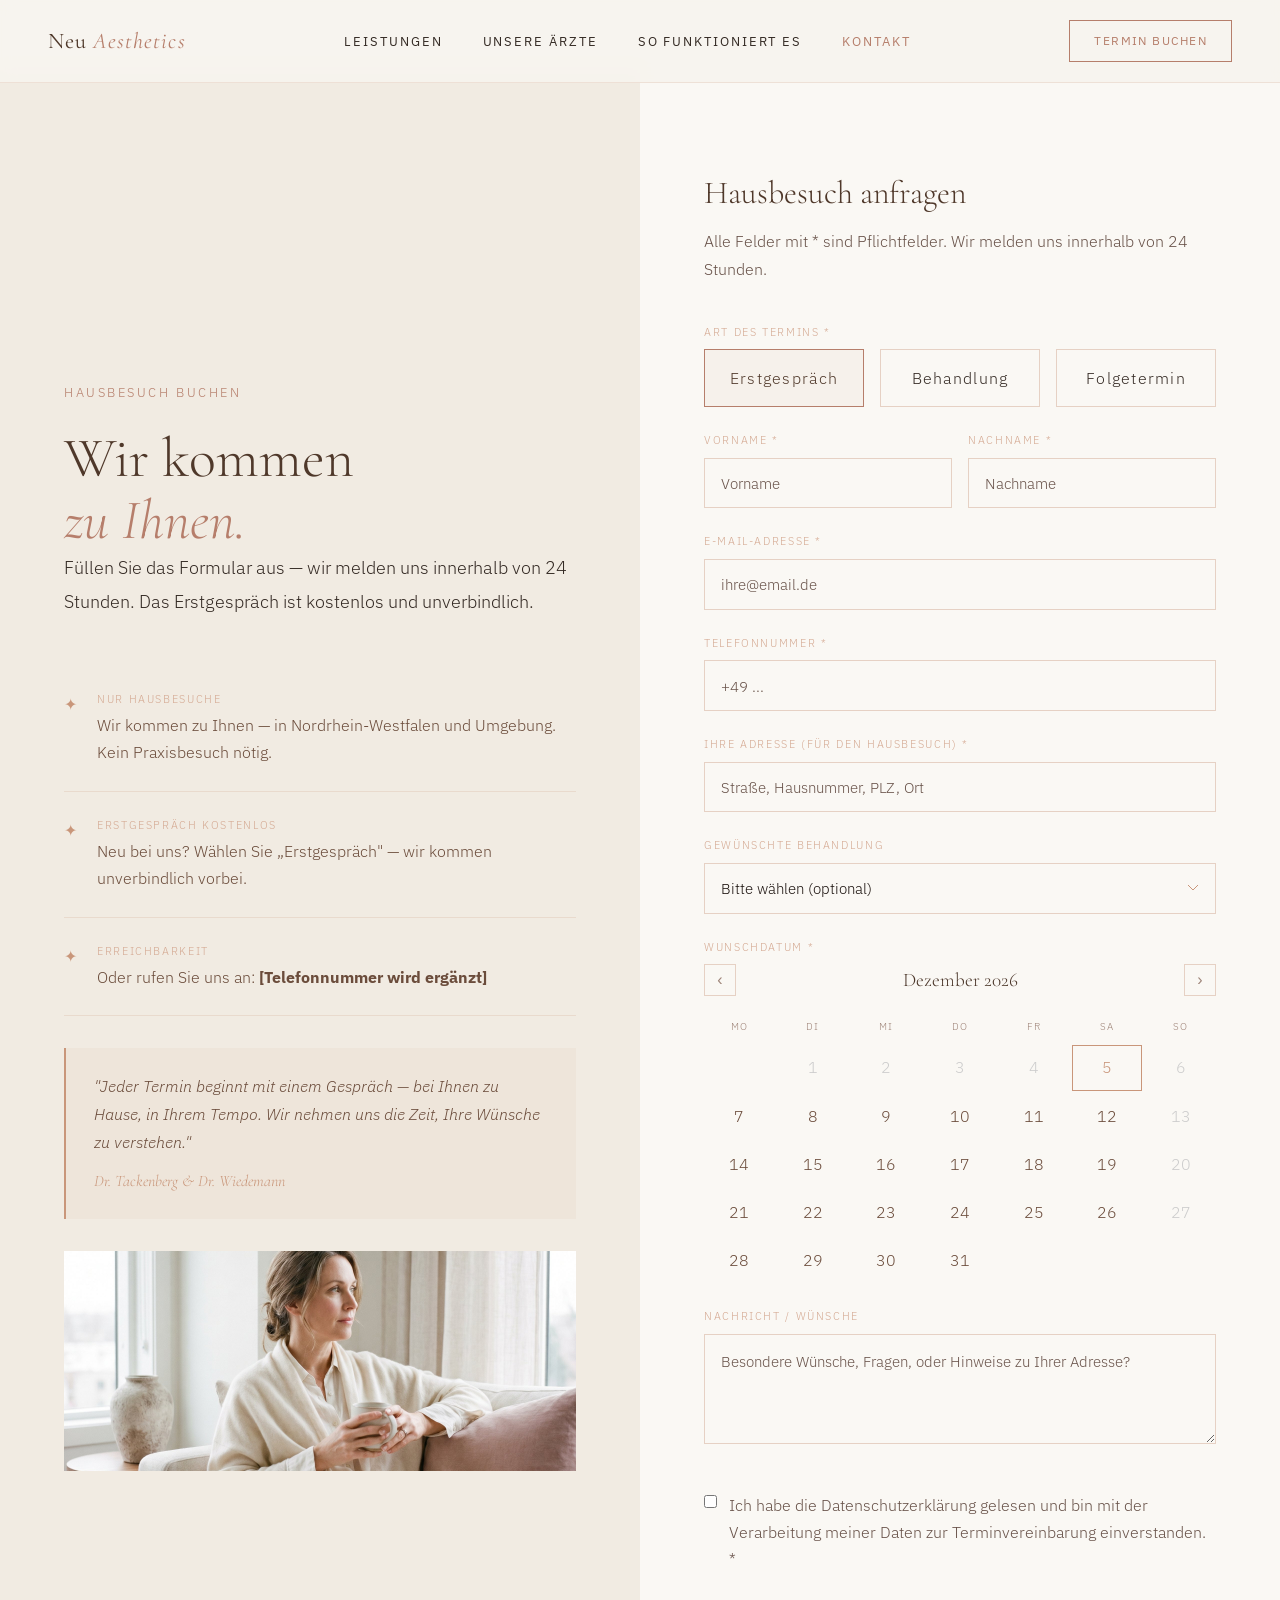
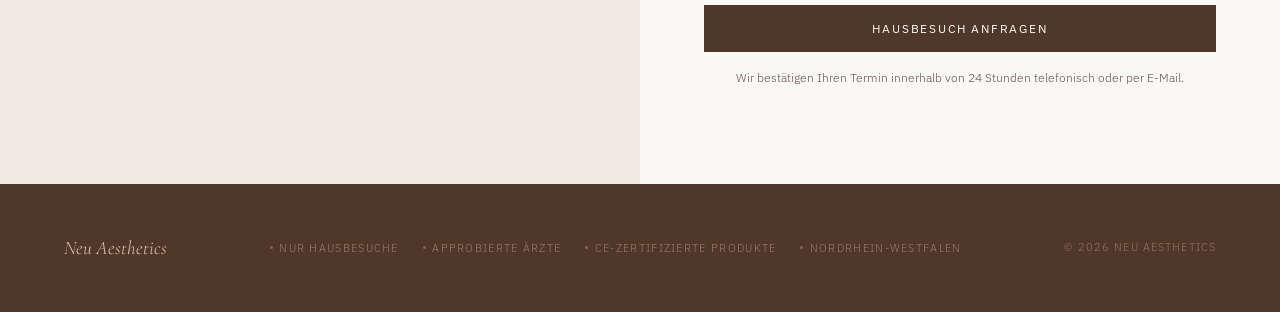
<file: termin.html>
<!DOCTYPE html>
<html lang="de">
<head>
<meta charset="UTF-8">
<meta name="viewport" content="width=device-width, initial-scale=1.0">
<title>Hausbesuch buchen — Neu Aesthetics</title>
<link rel="stylesheet" href="css/style.css">
<style>
.calendar-wrap { margin-bottom: 1.5rem; }
.cal-header { display: flex; justify-content: space-between; align-items: center; margin-bottom: 1rem; }
.cal-title { font-family: 'Cormorant Garamond', serif; font-size: 1.2rem; font-weight: 300; color: #4A3528; }
.cal-nav { background: none; border: 0.5px solid rgba(201,150,122,0.4); color: #9E8478; width: 32px; height: 32px; cursor: pointer; font-size: 1rem; display: flex; align-items: center; justify-content: center; transition: all 0.2s; }
.cal-nav:hover { border-color: #C9967A; color: #C9967A; }
.cal-grid { display: grid; grid-template-columns: repeat(7,1fr); gap: 3px; }
.cal-day-name { text-align: center; font-size: 0.62rem; letter-spacing: 0.1em; text-transform: uppercase; color: #9E8478; padding: 0.4rem 0; }
.cal-day { text-align: center; padding: 0.5rem 0; font-size: 1rem; color: #6B4C3B; cursor: pointer; border: 0.5px solid transparent; transition: all 0.15s; }
.cal-day:hover:not(.empty):not(.past) { border-color: rgba(201,150,122,0.4); color: #4A3528; }
.cal-day.selected { background: #4A3528; color: #F7F3EE; border-color: #4A3528; }
.cal-day.today { border-color: #C9967A; color: #C9967A; }
.cal-day.past { color: #ccc; cursor: default; }
.cal-day.empty { cursor: default; }
.time-slots { display: grid; grid-template-columns: repeat(3,1fr); gap: 8px; margin-bottom: 1.5rem; }
.time-slot { padding: 0.6rem; border: 0.5px solid rgba(201,150,122,0.4); text-align: center; font-size: 0.78rem; color: #6B4C3B; cursor: pointer; transition: all 0.15s; }
.time-slot:hover { border-color: #C9967A; }
.time-slot.selected { background: #4A3528; color: #F7F3EE; border-color: #4A3528; }
.time-slot.unavailable { color: #ccc; cursor: default; border-color: rgba(201,150,122,0.15); }
.selected-summary { background: rgba(201,150,122,0.08); border-left: 2px solid #C9967A; padding: 1rem 1.25rem; margin-bottom: 1.5rem; font-size: 1rem; color: #6B4C3B; }
.selected-summary strong { color: #4A3528; }
</style>
</head>
<body>

<nav>
  <a href="index.html" class="nav-logo">Neu <span>Aesthetics</span></a>
  <ul class="nav-links">
    <li><a href="leistungen.html">Leistungen</a></li>
    <li><a href="aerzte.html">Unsere Ärzte</a></li>
    <li><a href="so-funktioniert-es.html">So funktioniert es</a></li>
    <li><a href="termin.html" class="active">Kontakt</a></li>
  </ul>
  <a href="termin.html" class="nav-cta">Termin buchen</a>
  <button class="nav-hamburger" aria-label="Menü öffnen"><span></span><span></span><span></span></button>
</nav>

<div class="booking-layout">
  <div class="booking-left">
    <p class="page-eyebrow">Hausbesuch buchen</p>
    <h1 class="page-title" style="font-size:3.5rem;">Wir kommen<br><em>zu Ihnen.</em></h1>
    <p class="page-intro" style="margin-bottom:3rem; align-self:auto;">Füllen Sie das Formular aus — wir melden uns innerhalb von 24 Stunden. Das Erstgespräch ist kostenlos und unverbindlich.</p>

    <div style="display:flex;flex-direction:column;gap:0;">
      <div style="padding:1.5rem 0;border-bottom:0.5px solid rgba(201,150,122,0.2);display:flex;gap:1.25rem;align-items:flex-start;">
        <div style="font-size:1rem;color:#C9967A;margin-top:0.1rem;flex-shrink:0;">✦</div>
        <div>
          <div style="font-size:0.68rem;letter-spacing:0.15em;text-transform:uppercase;color:#D4A891;margin-bottom:0.25rem;">Nur Hausbesuche</div>
          <div style="font-size:1rem;color:#6B4C3B;line-height:1.7;">Wir kommen zu Ihnen — in Nordrhein-Westfalen und Umgebung. Kein Praxisbesuch nötig.</div>
        </div>
      </div>
      <div style="padding:1.5rem 0;border-bottom:0.5px solid rgba(201,150,122,0.2);display:flex;gap:1.25rem;align-items:flex-start;">
        <div style="font-size:1rem;color:#C9967A;margin-top:0.1rem;flex-shrink:0;">✦</div>
        <div>
          <div style="font-size:0.68rem;letter-spacing:0.15em;text-transform:uppercase;color:#D4A891;margin-bottom:0.25rem;">Erstgespräch kostenlos</div>
          <div style="font-size:1rem;color:#6B4C3B;line-height:1.7;">Neu bei uns? Wählen Sie „Erstgespräch" — wir kommen unverbindlich vorbei.</div>
        </div>
      </div>
      <div style="padding:1.5rem 0;border-bottom:0.5px solid rgba(201,150,122,0.2);display:flex;gap:1.25rem;align-items:flex-start;">
        <div style="font-size:1rem;color:#C9967A;margin-top:0.1rem;flex-shrink:0;">✦</div>
        <div>
          <div style="font-size:0.68rem;letter-spacing:0.15em;text-transform:uppercase;color:#D4A891;margin-bottom:0.25rem;">Erreichbarkeit</div>
          <div style="font-size:1rem;color:#6B4C3B;line-height:1.7;">Oder rufen Sie uns an: <strong>[Telefonnummer wird ergänzt]</strong></div>
        </div>
      </div>
    </div>

    <div style="margin-top:2rem;padding:1.5rem 1.75rem;background:rgba(201,150,122,0.08);border-left:2px solid #C9967A;">
      <div style="font-size:1rem;color:#6B4C3B;line-height:1.75;font-style:italic;">"Jeder Termin beginnt mit einem Gespräch — bei Ihnen zu Hause, in Ihrem Tempo. Wir nehmen uns die Zeit, Ihre Wünsche zu verstehen."</div>
      <div style="font-family:'Cormorant Garamond',serif;font-size:1rem;color:#C9967A;margin-top:0.75rem;font-style:italic;">Dr. Tackenberg &amp; Dr. Wiedemann</div>
    </div>

    <div style="margin-top:2rem;overflow:hidden;">
      <img src="media/images/situational-home-relaxed.png" alt="Entspannt zu Hause" style="width:100%;height:220px;object-fit:cover;">
    </div>
  </div>

  <div class="booking-right">
    <h2 class="form-title">Hausbesuch anfragen</h2>
    <p class="form-sub">Alle Felder mit * sind Pflichtfelder. Wir melden uns innerhalb von 24 Stunden.</p>

    <div class="form-group">
      <label class="form-label">Art des Termins *</label>
      <div class="form-options">
        <div class="form-option selected" onclick="selectOption(this)">Erstgespräch</div>
        <div class="form-option" onclick="selectOption(this)">Behandlung</div>
        <div class="form-option" onclick="selectOption(this)">Folgetermin</div>
      </div>
    </div>

    <div class="form-row">
      <div class="form-group">
        <label class="form-label">Vorname *</label>
        <input type="text" class="form-input" placeholder="Vorname" required>
      </div>
      <div class="form-group">
        <label class="form-label">Nachname *</label>
        <input type="text" class="form-input" placeholder="Nachname" required>
      </div>
    </div>

    <div class="form-group">
      <label class="form-label">E-Mail-Adresse *</label>
      <input type="email" class="form-input" placeholder="ihre@email.de" required>
    </div>

    <div class="form-group">
      <label class="form-label">Telefonnummer *</label>
      <input type="tel" class="form-input" placeholder="+49 ..." required>
    </div>

    <div class="form-group">
      <label class="form-label">Ihre Adresse (für den Hausbesuch) *</label>
      <input type="text" class="form-input" placeholder="Straße, Hausnummer, PLZ, Ort" required>
    </div>

    <div class="form-group">
      <label class="form-label">Gewünschte Behandlung</label>
      <select class="form-select">
        <option value="" disabled selected>Bitte wählen (optional)</option>
        <option>Stirnfalten</option>
        <option>Zornesfalten</option>
        <option>Krähenfüße</option>
        <option>Augenbrauen-Lifting</option>
        <option>Bunny Lines</option>
        <option>Lippenfalten</option>
        <option>Kinngrübchen</option>
        <option>Nofretete-Lifting</option>
        <option>Kieferverschmälerung / Masseter</option>
        <option>Hyperhidrose</option>
        <option>Ich bin unsicher / möchte beraten werden</option>
      </select>
    </div>

    <div class="form-group calendar-wrap">
      <label class="form-label">Wunschdatum *</label>
      <div class="cal-header">
        <button class="cal-nav" id="prevMonth" onclick="changeMonth(-1)">‹</button>
        <div class="cal-title" id="calTitle"></div>
        <button class="cal-nav" id="nextMonth" onclick="changeMonth(1)">›</button>
      </div>
      <div class="cal-grid" id="calGrid"></div>
    </div>

    <div class="form-group" id="timeWrap" style="display:none;">
      <label class="form-label">Wunschuhrzeit *</label>
      <div class="time-slots" id="timeSlots"></div>
    </div>

    <div class="selected-summary" id="selectedSummary" style="display:none;">
      Gewählter Termin: <strong id="summaryText"></strong>
    </div>

    <div class="form-group">
      <label class="form-label">Nachricht / Wünsche</label>
      <textarea class="form-textarea" placeholder="Besondere Wünsche, Fragen, oder Hinweise zu Ihrer Adresse?"></textarea>
    </div>

    <label class="form-check">
      <input type="checkbox" required>
      <span class="form-check-label">Ich habe die Datenschutzerklärung gelesen und bin mit der Verarbeitung meiner Daten zur Terminvereinbarung einverstanden. *</span>
    </label>

    <button class="btn-submit">Hausbesuch anfragen</button>
    <p class="form-note">Wir bestätigen Ihren Termin innerhalb von 24 Stunden telefonisch oder per E-Mail.</p>
  </div>
</div>

<footer>
  <div class="footer-logo">Neu Aesthetics</div>
  <div class="footer-trust">
    <span class="trust-badge"><span class="trust-dot"></span>Nur Hausbesuche</span>
    <span class="trust-badge"><span class="trust-dot"></span>Approbierte Ärzte</span>
    <span class="trust-badge"><span class="trust-dot"></span>CE-zertifizierte Produkte</span>
    <span class="trust-badge"><span class="trust-dot"></span>Nordrhein-Westfalen</span>
  </div>
  <div class="footer-meta">© 2026 Neu Aesthetics</div>
</footer>

<script src="js/main.js"></script>
<script>
const MONTHS = ['Januar','Februar','März','April','Mai','Juni','Juli','August','September','Oktober','November','Dezember'];
const DAYS = ['Mo','Di','Mi','Do','Fr','Sa','So'];
const TIMES = ['09:00','10:00','11:00','12:00','13:00','14:00','15:00','16:00','17:00','18:00'];
const UNAVAILABLE_TIMES = ['12:00','13:00'];

let currentDate = new Date();
let viewYear = currentDate.getFullYear();
let viewMonth = currentDate.getMonth();
let selectedDate = null;
let selectedTime = null;

function renderCalendar() {
  document.getElementById('calTitle').textContent = MONTHS[viewMonth] + ' ' + viewYear;
  const grid = document.getElementById('calGrid');
  grid.innerHTML = '';
  DAYS.forEach(d => {
    const el = document.createElement('div');
    el.className = 'cal-day-name';
    el.textContent = d;
    grid.appendChild(el);
  });
  const firstDay = new Date(viewYear, viewMonth, 1).getDay();
  const offset = firstDay === 0 ? 6 : firstDay - 1;
  for (let i = 0; i < offset; i++) {
    const el = document.createElement('div');
    el.className = 'cal-day empty';
    grid.appendChild(el);
  }
  const daysInMonth = new Date(viewYear, viewMonth + 1, 0).getDate();
  const today = new Date();
  today.setHours(0,0,0,0);
  for (let d = 1; d <= daysInMonth; d++) {
    const el = document.createElement('div');
    const thisDate = new Date(viewYear, viewMonth, d);
    const isPast = thisDate < today;
    const isToday = thisDate.getTime() === today.getTime();
    const isSelected = selectedDate && thisDate.getTime() === selectedDate.getTime();
    const isSunday = thisDate.getDay() === 0;
    el.className = 'cal-day' + (isPast || isSunday ? ' past' : '') + (isToday ? ' today' : '') + (isSelected ? ' selected' : '');
    el.textContent = d;
    if (!isPast && !isSunday) {
      el.onclick = () => selectDay(thisDate);
    }
    grid.appendChild(el);
  }
}

function selectDay(date) {
  selectedDate = date;
  selectedTime = null;
  renderCalendar();
  const timeWrap = document.getElementById('timeWrap');
  const slotsEl = document.getElementById('timeSlots');
  slotsEl.innerHTML = '';
  TIMES.forEach(t => {
    const el = document.createElement('div');
    const unavail = UNAVAILABLE_TIMES.includes(t);
    el.className = 'time-slot' + (unavail ? ' unavailable' : '');
    el.textContent = t;
    if (!unavail) el.onclick = () => selectTime(t, el);
    slotsEl.appendChild(el);
  });
  timeWrap.style.display = 'block';
  updateSummary();
}

function selectTime(time, el) {
  selectedTime = time;
  document.querySelectorAll('.time-slot').forEach(s => s.classList.remove('selected'));
  el.classList.add('selected');
  updateSummary();
}

function updateSummary() {
  const summary = document.getElementById('selectedSummary');
  const text = document.getElementById('summaryText');
  if (selectedDate) {
    const dateStr = selectedDate.getDate() + '. ' + MONTHS[selectedDate.getMonth()] + ' ' + selectedDate.getFullYear();
    text.textContent = dateStr + (selectedTime ? ' um ' + selectedTime + ' Uhr' : ' — bitte noch Uhrzeit wählen');
    summary.style.display = 'block';
  }
}

function changeMonth(dir) {
  viewMonth += dir;
  if (viewMonth > 11) { viewMonth = 0; viewYear++; }
  if (viewMonth < 0) { viewMonth = 11; viewYear--; }
  renderCalendar();
}

renderCalendar();
</script>
</body>
</html>
</file>
<file: css/style.css>
/* ============================================================
   NEU AESTHETICS — Main Stylesheet
   ============================================================ */

@import url('https://fonts.googleapis.com/css2?family=Cormorant+Garamond:ital,wght@0,300;0,400;1,300;1,400&family=IBM+Plex+Sans:wght@300;400;500&display=swap');

/* ------------------------------------------------------------
   CSS Variables
   ------------------------------------------------------------ */
:root {
  --cream:       #FAF8F4;
  --parchment:   #F1EBE2;
  --rose:        #b67e6b;
  --rose-light:  #E8C4B0;
  --rose-muted:  #D4A891;
  --brown:       #7A5C4E;
  --brown-dark:  #4f382a;
  --text-dark:   #19100c;
  --text-mid:    #342a24;
  --text-light:  #675148;

  --ff-display: 'Cormorant Garamond', serif;
  --ff-body:    'IBM Plex Sans', sans-serif;
}

/* ------------------------------------------------------------
   Reset & Base
   ------------------------------------------------------------ */
*, *::before, *::after { box-sizing: border-box; margin: 0; padding: 0; }

body {
  font-family: var(--ff-body);
  background: var(--cream);
  color: var(--text-dark);
  font-weight: 300;
  line-height: 1.7;
  font-size: 16px;
}

img { display: block; width: 100%; height: 100%; object-fit: cover; }
a { color: inherit; }

/* ------------------------------------------------------------
   Navigation
   ------------------------------------------------------------ */
nav {
  position: fixed;
  top: 0; left: 0; right: 0;
  z-index: 100;
  display: flex;
  justify-content: space-between;
  align-items: center;
  padding: 1.25rem 3rem;
  background: rgba(247,243,238,0.92);
  backdrop-filter: blur(8px);
  border-bottom: 0.5px solid rgba(201,150,122,0.2);
}

.nav-logo {
  font-family: var(--ff-display);
  font-size: 1.4rem;
  font-weight: 400;
  letter-spacing: 0.05em;
  color: var(--brown-dark);
  text-decoration: none;
}

.nav-logo span { font-style: italic; color: var(--rose); }

.nav-links { display: flex; gap: 2.5rem; list-style: none; }

.nav-links a {
  font-size: 0.8rem;
  font-weight: 400;
  letter-spacing: 0.15em;
  text-transform: uppercase;
  color: var(--text-mid);
  text-decoration: none;
  transition: color 0.2s;
}

.nav-links a:hover, .nav-links a.active { color: var(--rose); }

.nav-cta {
  font-size: 0.75rem;
  letter-spacing: 0.12em;
  text-transform: uppercase;
  padding: 0.6rem 1.5rem;
  border: 0.5px solid var(--rose);
  color: var(--rose);
  background: transparent;
  font-family: var(--ff-body);
  font-weight: 400;
  transition: all 0.25s;
  text-decoration: none;
}

.nav-cta:hover { background: var(--rose); color: white; }

/* ------------------------------------------------------------
   Shared Utilities
   ------------------------------------------------------------ */
.section-label {
  font-size: 0.8rem;
  letter-spacing: 0.2em;
  text-transform: uppercase;
  color: var(--rose);
  margin-bottom: 1.5rem;
}

.btn-primary {
  font-family: var(--ff-body);
  font-size: 0.75rem;
  letter-spacing: 0.15em;
  text-transform: uppercase;
  padding: 1rem 2.4rem;
  background: var(--brown-dark);
  color: var(--cream);
  border: none;
  cursor: pointer;
  transition: background 0.25s;
  text-decoration: none;
  display: inline-block;
  font-weight: 400;
}

.btn-primary:hover { background: var(--brown); }

.btn-text {
  font-size: 0.75rem;
  letter-spacing: 0.12em;
  text-transform: uppercase;
  color: var(--text-mid);
  text-decoration: none;
  border-bottom: 0.5px solid var(--rose-muted);
  padding-bottom: 2px;
}

.btn-booking {
  font-family: var(--ff-body);
  font-size: 0.75rem;
  letter-spacing: 0.15em;
  text-transform: uppercase;
  padding: 1rem 2.5rem;
  background: white;
  color: var(--rose);
  border: none;
  cursor: pointer;
  font-weight: 500;
  white-space: nowrap;
  transition: all 0.25s;
  text-decoration: none;
  display: inline-block;
}

.btn-booking:hover { background: var(--brown-dark); color: white; }

.tag {
  font-size: 0.65rem;
  letter-spacing: 0.12em;
  text-transform: uppercase;
  padding: 0.3rem 0.75rem;
  border: 0.5px solid rgba(201,150,122,0.4);
  color: var(--text-light);
}

/* ------------------------------------------------------------
   Page Hero (inner pages)
   ------------------------------------------------------------ */
.page-hero {
  padding: 10rem 4rem 6rem;
  background: var(--parchment);
  display: grid;
  grid-template-columns: 1fr 1fr;
  gap: 4rem;
  align-items: end;
}

.page-eyebrow {
  font-size: 0.8rem;
  letter-spacing: 0.2em;
  text-transform: uppercase;
  color: var(--rose);
  margin-bottom: 1.5rem;
}

.page-title {
  font-family: var(--ff-display);
  font-size: 4.2rem;
  font-weight: 300;
  line-height: 1.1;
  color: var(--brown-dark);
}

.page-title em { font-style: italic; color: var(--rose); }

.page-intro {
  font-size: 1.125rem;
  color: var(--text-mid);
  line-height: 1.85;
  align-self: end;
}

/* ------------------------------------------------------------
   Booking Strip
   ------------------------------------------------------------ */
.booking-strip {
  background: var(--rose);
  padding: 5rem 4rem;
  display: grid;
  grid-template-columns: 1fr auto;
  align-items: center;
  gap: 3rem;
}

.booking-title {
  font-family: var(--ff-display);
  font-size: 3rem;
  font-weight: 300;
  color: white;
  line-height: 1.15;
}

.booking-title em { font-style: italic; opacity: 0.75; }

.booking-sub {
  margin-top: 0.75rem;
  font-size: 1rem;
  color: rgba(255,255,255,0.75);
  line-height: 1.75;
  max-width: 500px;
}

/* ------------------------------------------------------------
   Footer
   ------------------------------------------------------------ */
footer {
  background: var(--brown-dark);
  padding: 3rem 4rem;
  display: flex;
  justify-content: space-between;
  align-items: center;
  flex-wrap: wrap;
  gap: 1.5rem;
}

.footer-logo {
  font-family: var(--ff-display);
  font-size: 1.2rem;
  color: var(--rose-light);
  font-style: italic;
}

.footer-meta {
  font-size: 0.7rem;
  letter-spacing: 0.1em;
  color: rgba(232,196,176,0.45);
  text-transform: uppercase;
}

.footer-trust { display: flex; gap: 1.5rem; flex-wrap: wrap; }

.trust-badge {
  font-size: 0.68rem;
  letter-spacing: 0.12em;
  text-transform: uppercase;
  color: rgba(232,196,176,0.5);
  display: flex;
  align-items: center;
  gap: 0.4rem;
}

.trust-dot {
  width: 3px; height: 3px;
  background: var(--rose);
  border-radius: 50%;
  opacity: 0.6;
}

/* ------------------------------------------------------------
   Homepage — Hero
   ------------------------------------------------------------ */
.hero {
  min-height: 100vh;
  display: grid;
  grid-template-columns: 1fr 1fr;
  padding-top: 70px;
}

.hero-left {
  display: flex;
  flex-direction: column;
  justify-content: center;
  padding: 5rem 3rem 5rem 4rem;
}

.hero-eyebrow {
  font-size: 0.8rem;
  letter-spacing: 0.2em;
  text-transform: uppercase;
  color: var(--rose);
  margin-bottom: 2rem;
  animation: fadeInUp 0.7s ease 0.1s both;
}

.hero-title {
  font-family: var(--ff-display);
  font-size: 4.8rem;
  font-weight: 300;
  line-height: 1.05;
  color: var(--brown-dark);
  margin-bottom: 2rem;
  animation: fadeInUp 0.7s ease 0.2s both;
}

.hero-title em { font-style: italic; color: var(--rose); }

.hero-sub {
  font-size: 1.125rem;
  color: var(--text-mid);
  line-height: 1.85;
  max-width: 400px;
  margin-bottom: 3rem;
  animation: fadeInUp 0.7s ease 0.3s both;
}

.hero-actions {
  display: flex;
  align-items: center;
  gap: 2rem;
  animation: fadeInUp 0.7s ease 0.4s both;
}

.hero-right { position: relative; overflow: hidden; }

.hero-image-wrap {
  width: 100%;
  height: 100%;
  min-height: 600px;
  background: linear-gradient(135deg, #DDD0C4 0%, #C9B09A 40%, #B8967F 100%);
  position: relative;
}

.hero-image-wrap img { position: absolute; top: -25%; left: 0; right: 0; width: 100%; height: 150%; object-fit: cover; will-change: transform; }

.parallax-wrap {
  position: relative;
  overflow: hidden;
}

.parallax-wrap img {
  position: absolute;
  top: -25%;
  left: 0;
  right: 0;
  width: 100%;
  height: 150%;
  object-fit: cover;
  will-change: transform;
}

.hero-image-overlay {
  position: absolute;
  bottom: 2.5rem;
  left: 2rem;
  right: 2rem;
  background: rgba(247,243,238,0.88);
  padding: 1.25rem 1.5rem;
  backdrop-filter: blur(4px);
}

.hero-image-label {
  font-size: 0.68rem;
  letter-spacing: 0.18em;
  text-transform: uppercase;
  color: var(--text-light);
  margin-bottom: 0.25rem;
}

.hero-image-caption {
  font-family: var(--ff-display);
  font-size: 1.2rem;
  color: var(--brown-dark);
  font-style: italic;
}

/* ------------------------------------------------------------
   Homepage — Intro Strip
   ------------------------------------------------------------ */
.intro-strip {
  background: var(--brown-dark);
  padding: 1.5rem 4rem;
  display: flex;
  justify-content: space-between;
  align-items: center;
  gap: 2rem;
  flex-wrap: wrap;
}

.intro-strip-item {
  display: flex;
  align-items: center;
  gap: 0.75rem;
  color: var(--rose-light);
  font-size: 0.75rem;
  letter-spacing: 0.12em;
  text-transform: uppercase;
}

.intro-strip-dot {
  width: 4px; height: 4px;
  background: var(--rose);
  border-radius: 50%;
  flex-shrink: 0;
}

/* ------------------------------------------------------------
   Homepage — About
   ------------------------------------------------------------ */
.about {
  padding: 8rem 4rem;
  display: grid;
  grid-template-columns: 1fr 1fr;
  gap: 6rem;
  align-items: center;
}

.about-title {
  font-family: var(--ff-display);
  font-size: 3.2rem;
  font-weight: 300;
  line-height: 1.15;
  color: var(--brown-dark);
  margin-bottom: 2rem;
}

.about-title em { font-style: italic; color: var(--rose); }

.about-body {
  font-size: 1.125rem;
  color: var(--text-mid);
  line-height: 1.9;
  margin-bottom: 1.5rem;
}

.about-signature {
  font-family: var(--ff-display);
  font-size: 1.4rem;
  font-style: italic;
  color: var(--rose);
  margin-top: 2rem;
}

.about-right {
  display: grid;
  grid-template-columns: 1fr 1fr;
  gap: 1px;
  background: var(--rose-light);
}

.about-card { background: var(--cream); padding: 2rem 1.75rem; }

.about-card-number {
  font-family: var(--ff-display);
  font-size: 3.2rem;
  font-weight: 300;
  color: var(--rose);
  line-height: 1;
  margin-bottom: 0.5rem;
}

.about-card-label {
  font-size: 0.75rem;
  letter-spacing: 0.1em;
  text-transform: uppercase;
  color: var(--text-light);
  line-height: 1.5;
}

/* ------------------------------------------------------------
   Homepage — Services Grid
   ------------------------------------------------------------ */
.services { background: var(--parchment); padding: 8rem 4rem; }

.services-header {
  display: flex;
  justify-content: space-between;
  align-items: flex-end;
  margin-bottom: 4rem;
}

.services-title {
  font-family: var(--ff-display);
  font-size: 3.2rem;
  font-weight: 300;
  color: var(--brown-dark);
  max-width: 400px;
  line-height: 1.15;
}

.services-title em { font-style: italic; color: var(--rose); }

.services-intro {
  max-width: 340px;
  font-size: 0.95rem;
  color: var(--text-light);
  line-height: 1.85;
  text-align: right;
}

.services-grid {
  display: grid;
  grid-template-columns: repeat(2, 1fr);
  gap: 1px;
  background: rgba(201,150,122,0.2);
}

.service-item {
  background: var(--parchment);
  padding: 2rem 2.25rem;
  display: flex;
  justify-content: space-between;
  align-items: center;
  cursor: pointer;
  transition: background 0.2s;
  border-bottom: 0.5px solid rgba(201,150,122,0.15);
  text-decoration: none;
}

.service-item:hover { background: var(--cream); }

.service-num {
  font-family: var(--ff-display);
  font-size: 1rem;
  color: var(--rose-muted);
  margin-right: 1.25rem;
  flex-shrink: 0;
  font-style: italic;
}

.service-name {
  font-size: 1rem;
  color: var(--brown-dark);
  font-weight: 400;
  flex: 1;
}

.service-arrow {
  font-size: 0.8rem;
  color: var(--rose-muted);
  opacity: 0;
  transition: opacity 0.2s;
}

.service-item:hover .service-arrow { opacity: 1; }
.services-cta { margin-top: 3rem; text-align: center; }

/* ------------------------------------------------------------
   Homepage — Testimonials
   ------------------------------------------------------------ */
.testimonials {
  padding: 8rem 4rem;
  background: var(--cream);
}

.testimonials-header {
  text-align: center;
  margin-bottom: 4rem;
}

.testimonials-title {
  font-family: var(--ff-display);
  font-size: 3rem;
  font-weight: 300;
  color: var(--brown-dark);
  margin-bottom: 0.75rem;
}

.testimonials-title em { font-style: italic; color: var(--rose); }

.testimonials-grid {
  display: grid;
  grid-template-columns: repeat(3, 1fr);
  gap: 2rem;
}

.testimonial-card {
  background: var(--parchment);
  padding: 2.5rem 2.25rem;
  position: relative;
}

.testimonial-quote-mark {
  font-family: var(--ff-display);
  font-size: 4rem;
  color: var(--rose-light);
  line-height: 1;
  margin-bottom: 0.5rem;
  font-style: italic;
}

.testimonial-text {
  font-size: 1rem;
  color: var(--text-mid);
  line-height: 1.85;
  margin-bottom: 2rem;
  font-style: italic;
}

.testimonial-author {
  display: flex;
  align-items: center;
  gap: 0.75rem;
}

.testimonial-avatar {
  width: 42px;
  height: 42px;
  border-radius: 50%;
  background: linear-gradient(135deg, var(--rose-light), var(--rose-muted));
  display: flex;
  align-items: center;
  justify-content: center;
  font-size: 0.75rem;
  color: white;
  font-weight: 500;
  flex-shrink: 0;
}

.testimonial-name {
  font-size: 1rem;
  font-weight: 500;
  color: var(--brown-dark);
}

.testimonial-location {
  font-size: 0.75rem;
  color: var(--text-light);
  margin-top: 0.1rem;
}

.testimonial-stars {
  position: absolute;
  top: 2.5rem;
  right: 2.25rem;
  color: var(--rose);
  font-size: 0.7rem;
  letter-spacing: 0.1em;
}

/* ------------------------------------------------------------
   Homepage — Doctors Preview
   ------------------------------------------------------------ */
.doctors { padding: 8rem 4rem; background: var(--parchment); }

.doctors-header { text-align: center; margin-bottom: 5rem; }

.doctors-title {
  font-family: var(--ff-display);
  font-size: 3.2rem;
  font-weight: 300;
  color: var(--brown-dark);
  margin-bottom: 1rem;
}

.doctors-title em { font-style: italic; color: var(--rose); }

.doctors-sub {
  font-size: 1rem;
  color: var(--text-light);
  max-width: 500px;
  margin: 0 auto;
  line-height: 1.85;
}

.doctors-grid { display: grid; grid-template-columns: 1fr 1fr; gap: 2rem; }

.doctor-card {
  background: var(--cream);
  padding: 3rem 2.5rem;
  position: relative;
  overflow: hidden;
}

.doctor-photo-placeholder {
  width: 80px;
  height: 80px;
  border-radius: 50%;
  background: linear-gradient(135deg, var(--rose-light), var(--rose-muted));
  display: flex;
  align-items: center;
  justify-content: center;
  font-family: var(--ff-display);
  font-size: 1.6rem;
  color: white;
  font-style: italic;
  margin-bottom: 1.5rem;
  border: 2px solid rgba(255,255,255,0.6);
  overflow: hidden;
}

.doctor-photo-placeholder img { width: 100%; height: 100%; object-fit: cover; border-radius: 50%; }
.doctor-credential { font-size: 0.68rem; letter-spacing: 0.18em; text-transform: uppercase; color: var(--rose); margin-bottom: 0.4rem; }

.doctor-name {
  font-family: var(--ff-display);
  font-size: 1.8rem;
  font-weight: 300;
  color: var(--brown-dark);
  margin-bottom: 0.25rem;
}

.doctor-title-role { font-size: 1rem; color: var(--text-light); letter-spacing: 0.08em; margin-bottom: 1.5rem; }
.doctor-bio { font-size: 1rem; color: var(--text-mid); line-height: 1.85; }
.doctor-card-ornament { position: absolute; bottom: -1.5rem; right: -1.5rem; width: 6rem; height: 6rem; border: 0.5px solid rgba(201,150,122,0.2); border-radius: 50%; }

/* ------------------------------------------------------------
   Leistungen — Service List
   ------------------------------------------------------------ */
.services-list { padding: 5rem 4rem; }

.service-card {
  display: grid;
  grid-template-columns: 80px 1fr auto;
  align-items: start;
  gap: 2rem;
  padding: 2.5rem 0;
  border-bottom: 0.5px solid rgba(201,150,122,0.2);
  text-decoration: none;
  transition: all 0.2s;
}

.service-card:first-child { border-top: 0.5px solid rgba(201,150,122,0.2); }

.service-card:hover {
  background: var(--parchment);
  padding-left: 1rem;
  padding-right: 1rem;
  margin-left: -1rem;
  margin-right: -1rem;
}

.service-card-num {
  font-family: var(--ff-display);
  font-size: 2rem;
  color: var(--rose-muted);
  font-style: italic;
  font-weight: 300;
  line-height: 1;
  padding-top: 0.2rem;
}

.service-card-name {
  font-family: var(--ff-display);
  font-size: 2rem;
  font-weight: 300;
  color: var(--brown-dark);
  margin-bottom: 0.6rem;
}

.service-card-desc {
  font-size: 1rem;
  color: var(--text-mid);
  line-height: 1.85;
  max-width: 580px;
  margin-bottom: 0.75rem;
}

.service-card-tags { display: flex; gap: 0.5rem; margin-top: 0.75rem; flex-wrap: wrap; }

.service-card-price {
  font-family: var(--ff-display);
  font-size: 1.6rem;
  font-weight: 300;
  color: var(--brown-dark);
  white-space: nowrap;
  padding-top: 0.3rem;
  text-align: right;
}

.service-card-price-label {
  font-size: 0.65rem;
  letter-spacing: 0.12em;
  text-transform: uppercase;
  color: var(--text-light);
  text-align: right;
  margin-top: 0.2rem;
}

.service-card-cta {
  font-size: 0.72rem;
  letter-spacing: 0.12em;
  text-transform: uppercase;
  color: var(--rose);
  white-space: nowrap;
  margin-top: 0.5rem;
  display: block;
  opacity: 0;
  transition: opacity 0.2s;
  text-align: right;
}

.service-card:hover .service-card-cta { opacity: 1; }

.info-strip {
  background: var(--brown-dark);
  padding: 4rem;
  display: grid;
  grid-template-columns: repeat(3, 1fr);
  gap: 3rem;
}

.info-block { border-left: 0.5px solid rgba(232,196,176,0.2); padding-left: 2rem; }
.info-block-label { font-size: 0.68rem; letter-spacing: 0.18em; text-transform: uppercase; color: var(--rose-muted); margin-bottom: 0.75rem; }
.info-block-text { font-size: 1rem; color: var(--rose-light); line-height: 1.75; font-weight: 300; }

/* ------------------------------------------------------------
   Leistung Detail
   ------------------------------------------------------------ */
.breadcrumb { padding: 6.5rem 4rem 0; display: flex; align-items: center; gap: 0.75rem; }
.breadcrumb a { font-size: 0.72rem; letter-spacing: 0.12em; text-transform: uppercase; color: var(--text-light); text-decoration: none; }
.breadcrumb a:hover { color: var(--rose); }
.breadcrumb-sep { font-size: 0.72rem; color: var(--rose-muted); }
.breadcrumb-current { font-size: 0.72rem; letter-spacing: 0.12em; text-transform: uppercase; color: var(--rose); }

.detail-hero { padding: 3rem 4rem 6rem; display: grid; grid-template-columns: 1fr 1fr; gap: 6rem; align-items: start; }
.detail-num { font-family: var(--ff-display); font-size: 6rem; color: var(--rose-muted); font-style: italic; font-weight: 300; line-height: 1; margin-bottom: 0.5rem; opacity: 0.4; }
.detail-title { font-family: var(--ff-display); font-size: 4rem; font-weight: 300; color: var(--brown-dark); line-height: 1.1; margin-bottom: 1.5rem; }
.detail-title em { font-style: italic; color: var(--rose); }
.detail-tags { display: flex; gap: 0.5rem; margin-bottom: 2rem; flex-wrap: wrap; }
.detail-lead { font-size: 1.05rem; color: var(--text-mid); line-height: 1.9; margin-bottom: 2.5rem; }
.detail-cta-group { display: flex; align-items: center; gap: 2rem; }
.detail-right { background: var(--parchment); padding: 3rem; }
.detail-stat-grid { display: grid; grid-template-columns: 1fr 1fr; gap: 1px; background: rgba(201,150,122,0.2); margin-bottom: 2rem; }
.detail-stat { background: var(--parchment); padding: 1.5rem; }
.detail-stat-label { font-size: 0.65rem; letter-spacing: 0.15em; text-transform: uppercase; color: var(--rose-muted); margin-bottom: 0.4rem; }
.detail-stat-value { font-family: var(--ff-display); font-size: 1.6rem; font-weight: 300; color: var(--brown-dark); }
.detail-right-title { font-size: 0.7rem; letter-spacing: 0.18em; text-transform: uppercase; color: var(--rose); margin-bottom: 1rem; }
.detail-checklist { list-style: none; }
.detail-checklist li { font-size: 1rem; color: var(--text-mid); padding: 0.6rem 0; border-bottom: 0.5px solid rgba(201,150,122,0.15); display: flex; align-items: flex-start; gap: 0.75rem; line-height: 1.6; }
.detail-checklist li::before { content: '✦'; color: var(--rose); font-size: 0.5rem; margin-top: 0.4rem; flex-shrink: 0; }

.detail-body { padding: 0 4rem 6rem; display: grid; grid-template-columns: 1fr 1fr; gap: 6rem; }
.body-title { font-family: var(--ff-display); font-size: 2.2rem; font-weight: 300; color: var(--brown-dark); margin-bottom: 1.5rem; }
.body-text { font-size: 1rem; color: var(--text-mid); line-height: 1.9; margin-bottom: 1.25rem; }
.steps { margin-top: 3rem; }
.step { display: flex; gap: 1.5rem; padding: 1.5rem 0; border-bottom: 0.5px solid rgba(201,150,122,0.15); }
.step:first-child { border-top: 0.5px solid rgba(201,150,122,0.15); }
.step-num-sm { font-family: var(--ff-display); font-size: 1.5rem; color: var(--rose-muted); font-style: italic; flex-shrink: 0; line-height: 1; }
.step-title-sm { font-size: 1rem; font-weight: 500; color: var(--brown-dark); margin-bottom: 0.3rem; letter-spacing: 0.05em; }
.step-desc { font-size: 1rem; color: var(--text-light); line-height: 1.75; }

.other-services { background: var(--parchment); padding: 5rem 4rem; }
.other-services-title { font-family: var(--ff-display); font-size: 2.2rem; font-weight: 300; color: var(--brown-dark); margin-bottom: 3rem; }
.other-services-title em { font-style: italic; color: var(--rose); }
.other-grid { display: grid; grid-template-columns: repeat(3, 1fr); gap: 1px; background: rgba(201,150,122,0.2); }
.other-item { background: var(--parchment); padding: 1.75rem 2rem; text-decoration: none; transition: background 0.2s; display: flex; justify-content: space-between; align-items: center; }
.other-item:hover { background: var(--cream); }
.other-item-name { font-size: 1rem; color: var(--brown-dark); }
.other-item-arrow { font-size: 0.78rem; color: var(--rose-muted); opacity: 0; transition: opacity 0.2s; }
.other-item:hover .other-item-arrow { opacity: 1; }

/* ------------------------------------------------------------
   Ärzte
   ------------------------------------------------------------ */
.doctor-section { padding: 7rem 4rem; display: grid; grid-template-columns: 1fr 1fr; gap: 6rem; align-items: start; }
.doctor-section:nth-child(even) { background: var(--parchment); direction: rtl; }
.doctor-section:nth-child(even) > * { direction: ltr; }
.doctor-photo-box { background: linear-gradient(135deg, #DDD0C4 0%, #C9B09A 40%, #B8967F 100%); aspect-ratio: 3/4; display: flex; align-items: center; justify-content: center; position: relative; overflow: hidden; }
.doctor-photo-box img { position: absolute; top: -25%; left: 0; right: 0; width: 100%; height: 150%; object-fit: cover; will-change: transform; }
.doctor-photo-initials { font-family: var(--ff-display); font-size: 6rem; color: rgba(255,255,255,0.3); font-style: italic; font-weight: 300; }
.doctor-photo-label { position: absolute; bottom: 1.5rem; left: 1.5rem; right: 1.5rem; background: rgba(247,243,238,0.88); padding: 1rem 1.25rem; }
.doctor-photo-label-sub { font-size: 0.65rem; letter-spacing: 0.15em; text-transform: uppercase; color: var(--rose); margin-bottom: 0.2rem; }
.doctor-photo-label-name { font-family: var(--ff-display); font-size: 1.15rem; color: var(--brown-dark); font-style: italic; }
.doctor-role { font-size: 1rem; letter-spacing: 0.1em; text-transform: uppercase; color: var(--text-light); margin-bottom: 2rem; }
.doctor-quals { margin-top: 2.5rem; }
.doctor-quals-title { font-size: 0.7rem; letter-spacing: 0.18em; text-transform: uppercase; color: var(--rose); margin-bottom: 1rem; }
.qual-item { display: flex; gap: 1rem; padding: 0.75rem 0; border-bottom: 0.5px solid rgba(201,150,122,0.15); align-items: flex-start; }
.qual-item:first-of-type { border-top: 0.5px solid rgba(201,150,122,0.15); }
.qual-dot { width: 4px; height: 4px; background: var(--rose); border-radius: 50%; margin-top: 0.5rem; flex-shrink: 0; }
.qual-text { font-size: 1rem; color: var(--text-mid); line-height: 1.6; }
.philosophy { background: var(--brown-dark); padding: 7rem 4rem; text-align: center; }
.philosophy-label { font-size: 0.7rem; letter-spacing: 0.2em; text-transform: uppercase; color: var(--rose-muted); margin-bottom: 2rem; }
.philosophy-quote { font-family: var(--ff-display); font-size: 2.6rem; font-weight: 300; font-style: italic; color: var(--rose-light); max-width: 720px; margin: 0 auto 2rem; line-height: 1.4; }
.philosophy-attribution { font-size: 0.78rem; letter-spacing: 0.12em; text-transform: uppercase; color: rgba(232,196,176,0.5); }

/* ------------------------------------------------------------
   Termin Form
   ------------------------------------------------------------ */
.booking-layout { display: grid; grid-template-columns: 1fr 1fr; min-height: 100vh; padding-top: 70px; }
.booking-left { background: var(--parchment); padding: 6rem 4rem; display: flex; flex-direction: column; justify-content: center; }
.booking-right { background: var(--cream); padding: 6rem 4rem; display: flex; flex-direction: column; justify-content: center; }
.form-title { font-family: var(--ff-display); font-size: 2rem; font-weight: 300; color: var(--brown-dark); margin-bottom: 0.5rem; }
.form-sub { font-size: 1rem; color: var(--text-light); margin-bottom: 2.5rem; line-height: 1.7; }
.form-group { margin-bottom: 1.5rem; }
.form-label { font-size: 0.68rem; letter-spacing: 0.15em; text-transform: uppercase; color: var(--rose-muted); display: block; margin-bottom: 0.5rem; }
.form-input { width: 100%; padding: 0.9rem 1rem; background: transparent; border: 0.5px solid rgba(201,150,122,0.4); font-family: var(--ff-body); font-size: 0.95rem; color: var(--text-dark); font-weight: 300; transition: border-color 0.2s; outline: none; appearance: none; }
.form-input:focus { border-color: var(--rose); }
.form-input::placeholder { color: var(--text-light); }
.form-select { width: 100%; padding: 0.9rem 1rem; background: var(--cream); border: 0.5px solid rgba(201,150,122,0.4); font-family: var(--ff-body); font-size: 0.95rem; color: var(--text-dark); font-weight: 300; outline: none; appearance: none; background-image: url("data:image/svg+xml,%3Csvg xmlns='http://www.w3.org/2000/svg' width='12' height='8' viewBox='0 0 12 8'%3E%3Cpath d='M1 1l5 5 5-5' stroke='%23C9967A' stroke-width='1' fill='none'/%3E%3C/svg%3E"); background-repeat: no-repeat; background-position: right 1rem center; cursor: pointer; }
.form-select:focus { border-color: var(--rose); }
.form-row { display: grid; grid-template-columns: 1fr 1fr; gap: 1rem; }
.form-textarea { width: 100%; padding: 0.9rem 1rem; background: transparent; border: 0.5px solid rgba(201,150,122,0.4); font-family: var(--ff-body); font-size: 0.95rem; color: var(--text-dark); font-weight: 300; resize: vertical; min-height: 110px; outline: none; line-height: 1.7; }
.form-textarea:focus { border-color: var(--rose); }
.form-textarea::placeholder { color: var(--text-light); }
.form-options { display: flex; gap: 1rem; }
.form-option { flex: 1; padding: 0.9rem 1rem; border: 0.5px solid rgba(201,150,122,0.4); text-align: center; cursor: pointer; font-size: 1rem; letter-spacing: 0.08em; color: var(--text-mid); transition: all 0.2s; user-select: none; }
.form-option.selected { border-color: var(--rose); background: rgba(201,150,122,0.08); color: var(--brown-dark); }
.form-option:hover { border-color: var(--rose-muted); }
.form-check { display: flex; align-items: flex-start; gap: 0.75rem; margin-top: 1rem; cursor: pointer; }
.form-check input { margin-top: 0.2rem; accent-color: var(--rose); flex-shrink: 0; }
.form-check-label { font-size: 1rem; color: var(--text-light); line-height: 1.7; }
.btn-submit { width: 100%; margin-top: 2rem; padding: 1rem; background: var(--brown-dark); color: var(--cream); border: none; font-family: var(--ff-body); font-size: 0.75rem; letter-spacing: 0.15em; text-transform: uppercase; cursor: pointer; font-weight: 400; transition: background 0.25s; }
.btn-submit:hover { background: var(--brown); }
.form-note { font-size: 0.75rem; color: var(--text-light); text-align: center; margin-top: 1rem; line-height: 1.6; }
.doctors-note { margin-top: 3rem; padding: 2rem; background: rgba(201,150,122,0.1); border-left: 2px solid var(--rose); }
.doctors-note-text { font-size: 1rem; color: var(--text-mid); line-height: 1.75; font-style: italic; }
.doctors-note-sig { font-family: var(--ff-display); font-size: 1.1rem; color: var(--rose); margin-top: 0.75rem; font-style: italic; }

/* ------------------------------------------------------------
   So funktioniert es
   ------------------------------------------------------------ */
.step-row { display: grid; grid-template-columns: 120px 1fr 1fr; gap: 4rem; align-items: start; padding: 4rem 0; border-bottom: 0.5px solid rgba(201,150,122,0.2); }
.step-row:first-child { border-top: 0.5px solid rgba(201,150,122,0.2); }
.step-row-num { font-family: var(--ff-display); font-size: 5rem; color: var(--rose-muted); font-style: italic; font-weight: 300; line-height: 1; opacity: 0.5; }
.step-row-title { font-family: var(--ff-display); font-size: 2.4rem; font-weight: 300; color: var(--brown-dark); margin-bottom: 0.75rem; line-height: 1.15; }
.step-row-title em { font-style: italic; color: var(--rose); }
.step-row-tag { display: inline-block; font-size: 0.65rem; letter-spacing: 0.12em; text-transform: uppercase; padding: 0.3rem 0.75rem; border: 0.5px solid rgba(201,150,122,0.4); color: var(--text-light); margin-top: 0.5rem; }
.step-row-text { font-size: 1rem; color: var(--text-mid); line-height: 1.9; padding-top: 0.5rem; }
.step-detail { margin-top: 1.25rem; padding: 1.25rem; background: var(--parchment); }
.step-detail-label { font-size: 0.65rem; letter-spacing: 0.15em; text-transform: uppercase; color: var(--rose-muted); margin-bottom: 0.5rem; }
.step-detail-text { font-size: 1rem; color: var(--text-mid); line-height: 1.75; }
.faq-section { background: var(--parchment); padding: 7rem 4rem; }
.faq-title { font-family: var(--ff-display); font-size: 3rem; font-weight: 300; color: var(--brown-dark); margin-bottom: 4rem; }
.faq-title em { font-style: italic; color: var(--rose); }
.faq-grid { display: grid; grid-template-columns: 1fr 1fr; gap: 1px; background: rgba(201,150,122,0.2); }
.faq-item { background: var(--parchment); padding: 2rem 2.25rem; }
.faq-item:hover { background: var(--cream); }
.faq-q { font-size: 1rem; font-weight: 500; color: var(--brown-dark); margin-bottom: 0.75rem; }
.faq-a { font-size: 1rem; color: var(--text-mid); line-height: 1.85; }
.reassurance { padding: 7rem 4rem; display: grid; grid-template-columns: repeat(3, 1fr); gap: 3rem; }
.reassurance-card { padding: 2.5rem 2rem; border: 0.5px solid rgba(201,150,122,0.2); }
.reassurance-icon { font-size: 1.5rem; color: var(--rose); margin-bottom: 1.25rem; }
.reassurance-title { font-family: var(--ff-display); font-size: 1.6rem; font-weight: 300; color: var(--brown-dark); margin-bottom: 0.75rem; }
.reassurance-text { font-size: 1rem; color: var(--text-mid); line-height: 1.85; }

/* ------------------------------------------------------------
   Animations
   ------------------------------------------------------------ */
@keyframes fadeInUp {
  from { opacity: 0; transform: translateY(20px); }
  to   { opacity: 1; transform: translateY(0); }
}

/* ------------------------------------------------------------
   Hamburger button (hidden on desktop)
   ------------------------------------------------------------ */
.nav-hamburger {
  display: none;
  flex-direction: column;
  justify-content: center;
  gap: 5px;
  background: none;
  border: none;
  cursor: pointer;
  padding: 0.25rem;
  z-index: 101;
}
.nav-hamburger span {
  display: block;
  width: 24px;
  height: 1.5px;
  background: var(--brown-dark);
  transition: transform 0.25s, opacity 0.25s;
}
.nav-hamburger.open span:nth-child(1) { transform: rotate(45deg) translate(4.5px, 4.5px); }
.nav-hamburger.open span:nth-child(2) { opacity: 0; }
.nav-hamburger.open span:nth-child(3) { transform: rotate(-45deg) translate(4.5px, -4.5px); }

/* ------------------------------------------------------------
   Named classes for previously-inline layout styles
   ------------------------------------------------------------ */
.home-visit-section {
  background: var(--parchment);
  padding: 8rem 4rem;
}
.split-col-2 {
  display: grid;
  grid-template-columns: 1fr 1fr;
  gap: 6rem;
  align-items: center;
}
.aerzte-about {
  padding: 7rem 4rem;
  background: var(--cream);
}
.steps-section {
  padding: 7rem 4rem;
}

/* ============================================================
   RESPONSIVE — Mobile (≤ 768px)
   ============================================================ */
@media (max-width: 1024px) {

  /* --- Navigation --- */
  nav { padding: 1rem 1.25rem; }

  .nav-hamburger { display: flex; }

  .nav-cta { display: none; }

  .nav-links {
    display: none;
    position: fixed;
    top: 57px;
    left: 0; right: 0;
    background: rgba(247,243,238,0.97);
    backdrop-filter: blur(8px);
    flex-direction: column;
    gap: 0;
    padding: 0.5rem 0 1rem;
    border-bottom: 0.5px solid rgba(201,150,122,0.25);
    z-index: 99;
    list-style: none;
  }
  .nav-links.open { display: flex; }
  .nav-links li { border-bottom: 0.5px solid rgba(201,150,122,0.12); }
  .nav-links a {
    display: block;
    padding: 0.9rem 1.5rem;
    font-size: 0.82rem;
  }

}

@media (max-width: 768px) {

  /* --- Hero --- */
  .hero {
    grid-template-columns: 1fr;
    min-height: auto;
  }
  .hero-left {
    padding: 2.5rem 1.25rem 2.5rem;
    order: 2;
  }
  .hero-right {
    order: 1;
    min-height: 280px;
  }
  .hero-title { font-size: 3rem; }
  .hero-sub { font-size: 1rem; max-width: 100%; }
  .hero-image-wrap { min-height: 280px; }

  /* --- Intro strip --- */
  .intro-strip {
    padding: 1.25rem 1.25rem;
    justify-content: flex-start;
    gap: 0.75rem 1.5rem;
  }
  .intro-strip-item { flex: 0 0 calc(50% - 0.75rem); }

  /* --- bg-image-section (about) --- */
  .bg-image-section { padding: 2.5rem 1.25rem; }

  /* --- Home-visit split section --- */
  .home-visit-section { padding: 4rem 1.25rem; }
  .split-col-2 { grid-template-columns: 1fr; gap: 2rem; }

  /* --- Services --- */
  .services { padding: 4.5rem 1.25rem; }
  .services-header { flex-direction: column; align-items: flex-start; gap: 1rem; }
  .services-title { font-size: 2.4rem; max-width: 100%; }
  .services-intro { text-align: left; max-width: 100%; }
  .services-grid { grid-template-columns: 1fr; }

  /* --- Testimonials --- */
  .testimonials { padding: 4.5rem 1.25rem; }
  .testimonials-grid { grid-template-columns: 1fr; }
  .testimonials-title { font-size: 2.2rem; }

  /* --- Doctors (homepage) --- */
  .doctors { padding: 4.5rem 1.25rem; }
  .doctors-grid { grid-template-columns: 1fr; }
  .doctors-title { font-size: 2.4rem; }

  /* --- Booking strip --- */
  .booking-strip {
    padding: 3.5rem 1.25rem;
    grid-template-columns: 1fr;
    gap: 2rem;
  }
  .booking-title { font-size: 2.2rem; }

  /* --- Footer --- */
  footer {
    padding: 2.5rem 1.25rem;
    flex-direction: column;
    align-items: flex-start;
  }

  /* --- Page hero (inner pages) --- */
  .page-hero {
    padding: 6.5rem 1.25rem 3rem;
    grid-template-columns: 1fr;
    gap: 1.5rem;
  }
  .page-title { font-size: 2.8rem; }

  /* --- Leistungen list --- */
  .services-list-v2 { padding: 2.5rem 1.25rem 3.5rem; }

  /* --- Info strip --- */
  .info-strip {
    padding: 3rem 1.25rem;
    grid-template-columns: 1fr;
    gap: 2rem;
  }

  /* --- Booking layout (termin) --- */
  .booking-layout {
    grid-template-columns: 1fr;
    min-height: auto;
    padding-top: 57px;
  }
  .booking-left { padding: 3rem 1.25rem; }
  .booking-right { padding: 3rem 1.25rem; }
  .form-row { grid-template-columns: 1fr; }
  .form-options { flex-direction: column; }
  .page-title[style] { font-size: 2.4rem !important; }

  /* --- Steps (so-funktioniert-es) --- */
  .steps-section { padding: 4rem 1.25rem; }
  .step-row {
    grid-template-columns: 1fr;
    gap: 0.75rem;
    padding: 2.5rem 0;
  }
  .step-row-num { font-size: 3rem; }
  .step-row-title { font-size: 1.8rem; }

  /* --- FAQ --- */
  .faq-section { padding: 4.5rem 1.25rem; }
  .faq-grid { grid-template-columns: 1fr; }
  .faq-title { font-size: 2.2rem; }

  /* --- Reassurance --- */
  .reassurance {
    padding: 3.5rem 1.25rem;
    grid-template-columns: 1fr;
  }

  /* --- Doctor sections (aerzte.html) --- */
  .doctor-section {
    padding: 4rem 1.25rem;
    grid-template-columns: 1fr;
    gap: 2.5rem;
    direction: ltr !important;
  }
  .doctor-section .doctor-photo-box { aspect-ratio: 3/2; }
  .aerzte-about {
    padding: 4rem 1.25rem;
    grid-template-columns: 1fr;
    gap: 2rem;
    display: grid;
  }
  .philosophy { padding: 4.5rem 1.25rem; }
  .philosophy-quote { font-size: 1.75rem; }

  /* --- Leistung detail --- */
  .breadcrumb { padding: 5rem 1.25rem 0; }
  .detail-hero {
    padding: 2rem 1.25rem 3.5rem;
    grid-template-columns: 1fr;
    gap: 2.5rem;
  }
  .detail-title { font-size: 2.4rem; }
  .detail-cta-group { flex-direction: column; align-items: flex-start; gap: 1.25rem; }
  .detail-body {
    padding: 0 1.25rem 3.5rem;
    grid-template-columns: 1fr;
    gap: 2.5rem;
  }
  .other-services { padding: 3.5rem 1.25rem; }
  .other-grid { grid-template-columns: 1fr; }

  /* --- About stat cards --- */
  .about { padding: 4.5rem 1.25rem; grid-template-columns: 1fr; gap: 3rem; }
  .about-title { font-size: 2.4rem; }

}

/* ------------------------------------------------------------
   Leistungen — Large image cards
   ------------------------------------------------------------ */
.service-card-img {
  grid-column: 1 / -1;
}

.service-card-v2 {
  display: grid;
  grid-template-columns: 200px 1fr auto;
  align-items: start;
  gap: 2rem;
  padding: 0 0 2.5rem 0;
  border-bottom: 0.5px solid rgba(201,150,122,0.2);
  text-decoration: none;
  transition: all 0.2s;
}

.service-card-v2:first-child { border-top: 0.5px solid rgba(201,150,122,0.2); }
.service-card-v2:hover .service-card-v2-img { filter: brightness(0.95); }

.service-card-v2-thumb {
  position: relative;
  overflow: hidden;
  height: 160px;
  flex-shrink: 0;
}

.service-card-v2-thumb img {
  width: 100%;
  height: 100%;
  object-fit: cover;
  transition: transform 0.4s ease;
}

.service-card-v2:hover .service-card-v2-thumb img {
  transform: scale(1.03);
}

.service-card-v2-num {
  position: absolute;
  bottom: 0.75rem;
  left: 0.75rem;
  font-family: 'Cormorant Garamond', serif;
  font-size: 2.5rem;
  font-weight: 300;
  font-style: italic;
  color: white;
  line-height: 1;
  text-shadow: 0 1px 8px rgba(0,0,0,0.35);
}

/* ------------------------------------------------------------
   Parallax / Background image section
   ------------------------------------------------------------ */
.bg-image-section {
  position: relative;
  overflow: hidden;
  padding: 8rem 4rem;
  background-attachment: fixed;
  background-size: cover;
  background-position: center;
}

/* background-attachment: fixed is broken on iOS — fall back to scroll */
@media (hover: none) {
  .bg-image-section { background-attachment: scroll; }
}

.bg-image-section::before {
  content: '';
  position: absolute;
  inset: 0;
  background: rgba(42, 28, 18, 0.62);
  z-index: 1;
}

.bg-image-section > * {
  position: relative;
  z-index: 2;
}

.bg-image-section .section-label {
  color: rgba(232,196,176,0.8);
}


.bg-image-section .about-title {
  color: white;
}

.bg-image-section .about-title em {
  color: var(--rose-light);
}

.bg-image-section .about-body {
  color: rgba(255,255,255,0.92);
}

.bg-image-section .about-signature {
  color: var(--rose-light);
}

/* ------------------------------------------------------------
   Leistung detail — large hero image
   ------------------------------------------------------------ */
.detail-image-hero {
  width: 100%;
  height: 420px;
  overflow: hidden;
  position: relative;
  margin-bottom: 0;
}

.detail-image-hero img {
  width: 100%;
  height: 100%;
  object-fit: cover;
  object-position: center top;
}

.detail-image-hero-overlay {
  position: absolute;
  bottom: 0;
  left: 0;
  right: 0;
  height: 50%;
  background: linear-gradient(to top, rgba(247,243,238,1), transparent);
}
</file>
